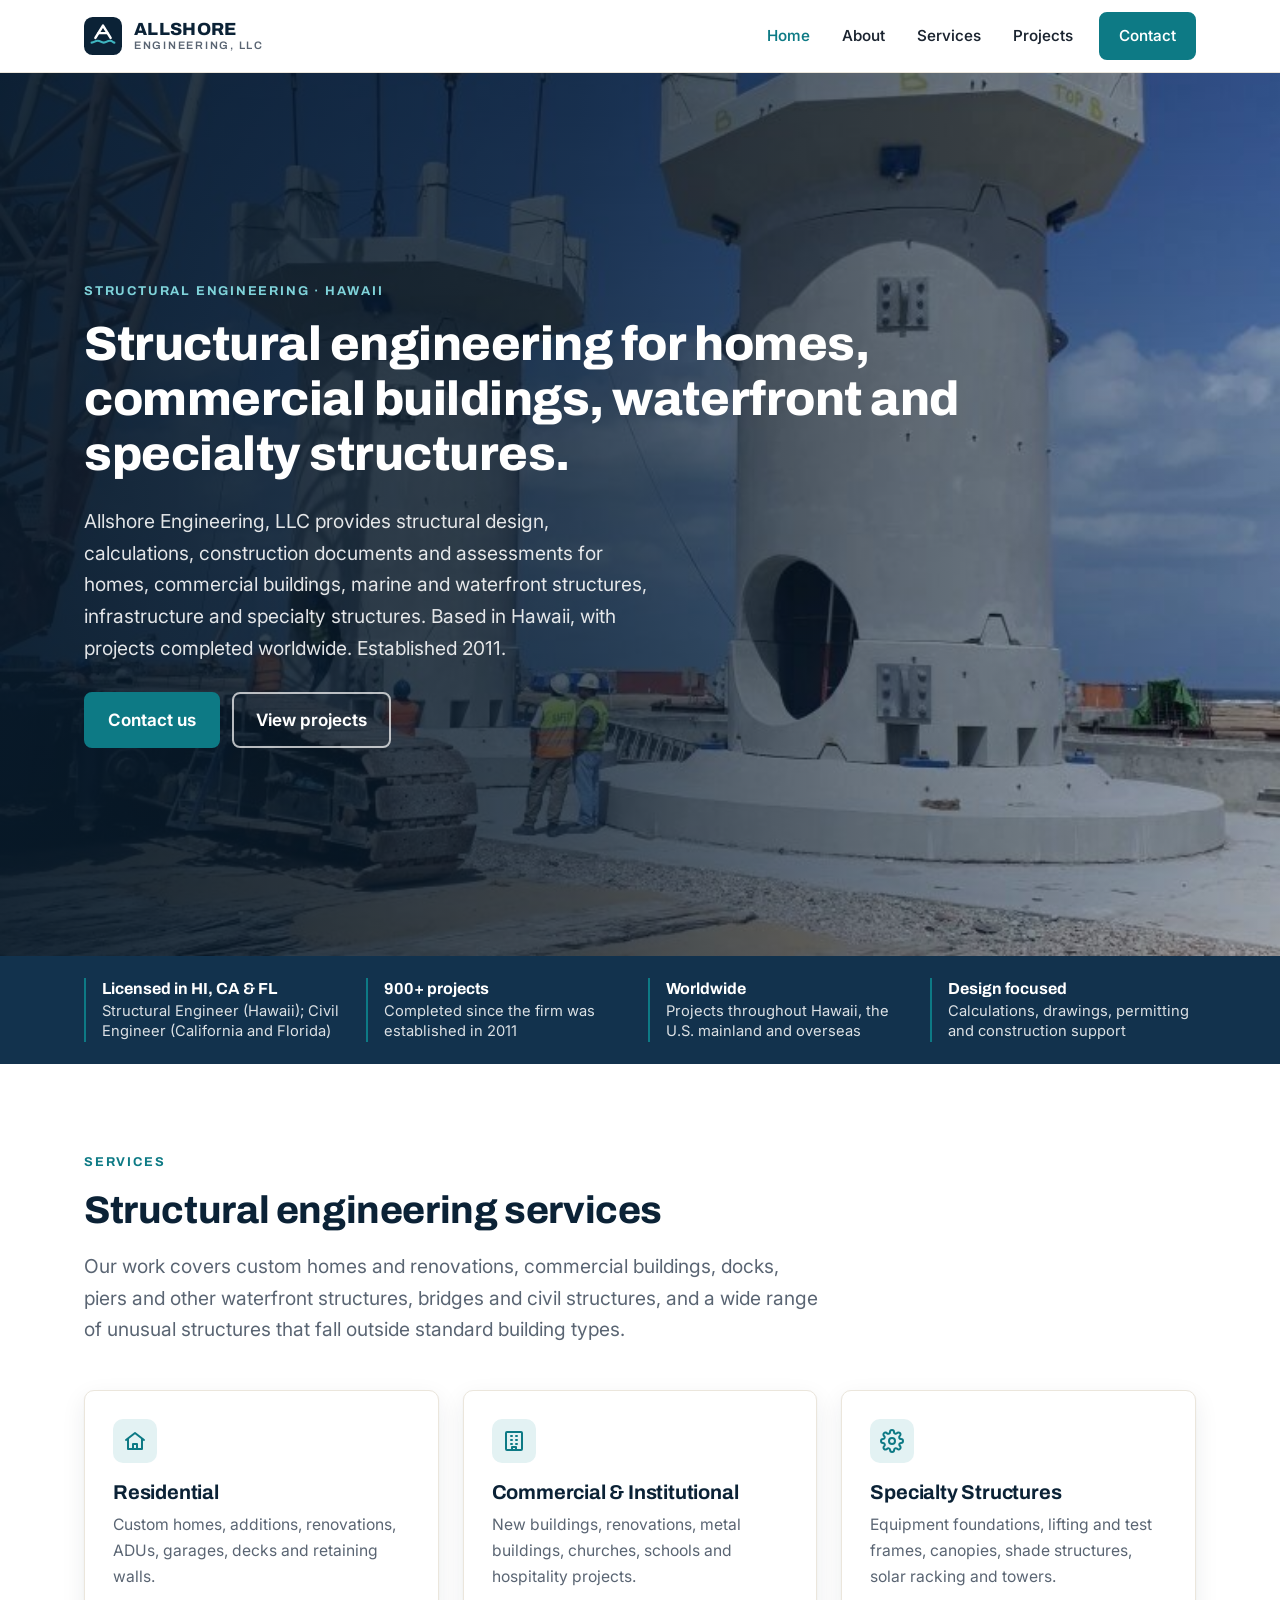
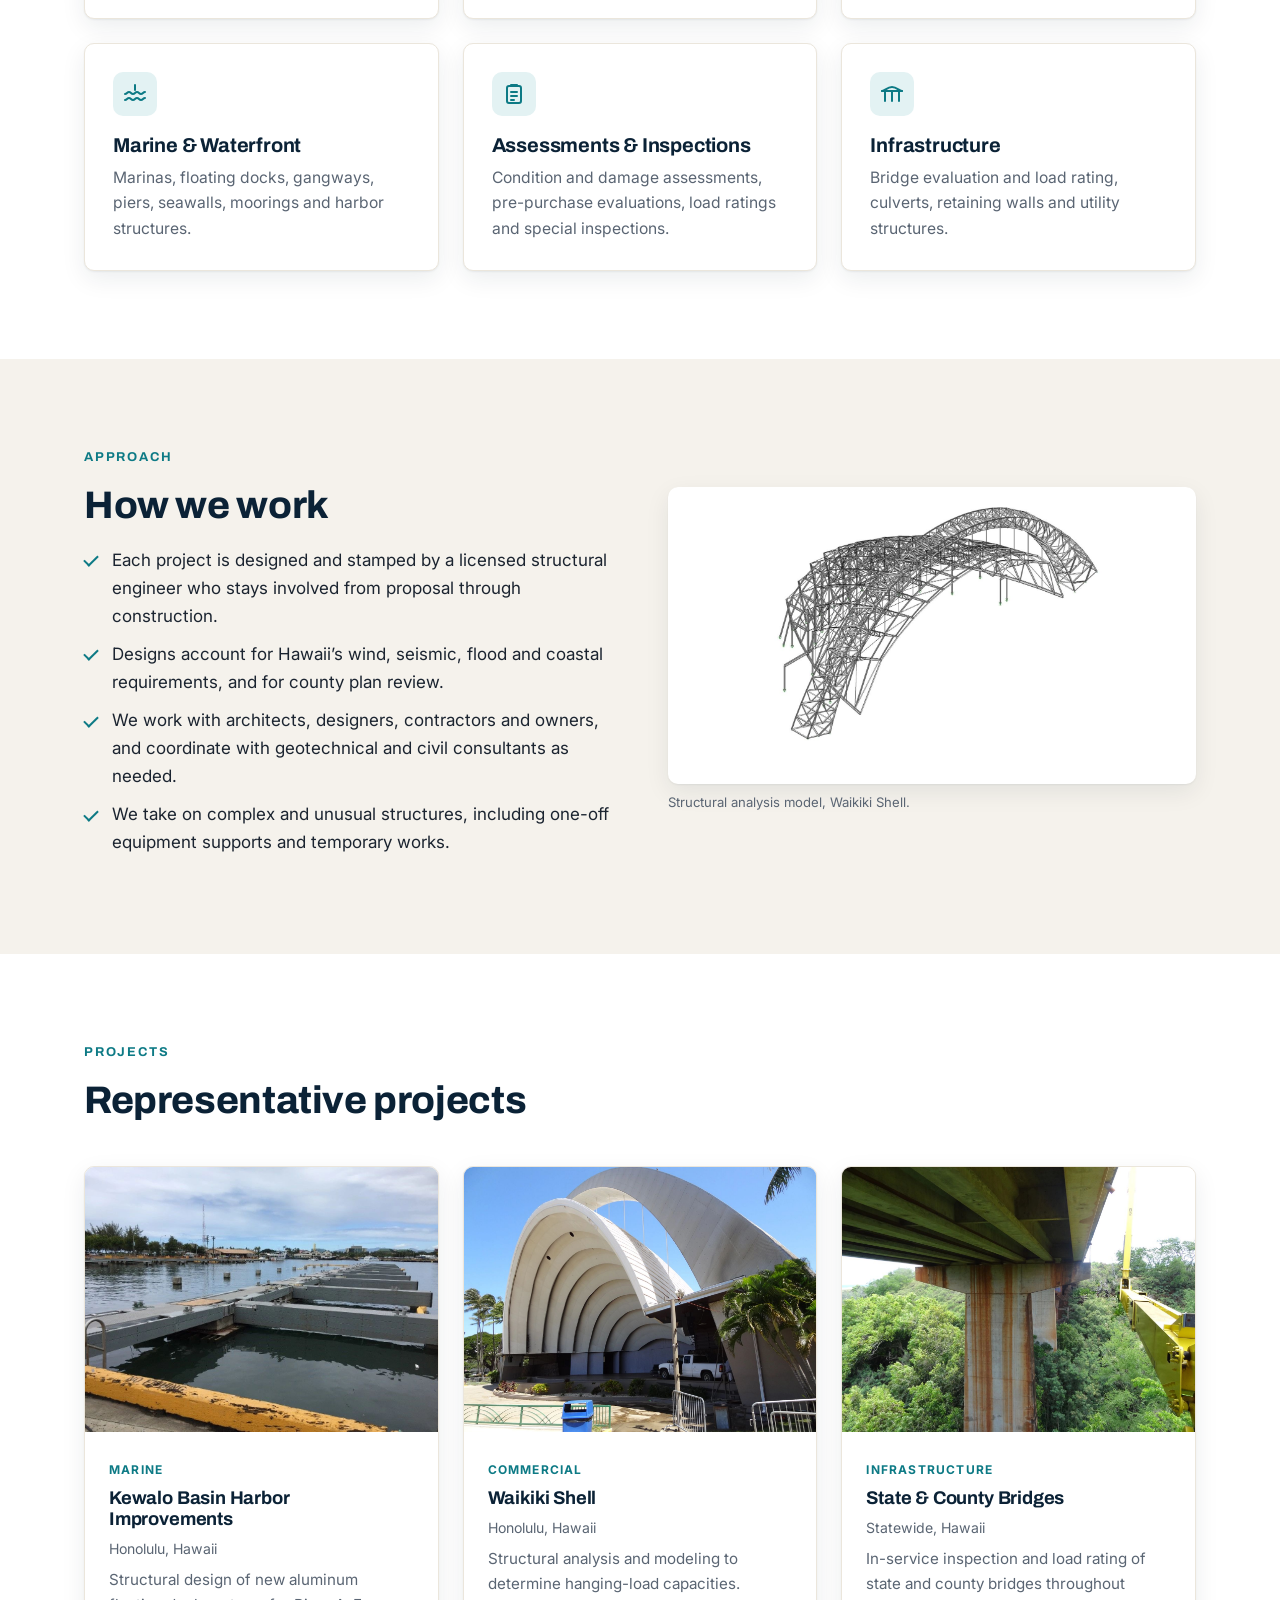
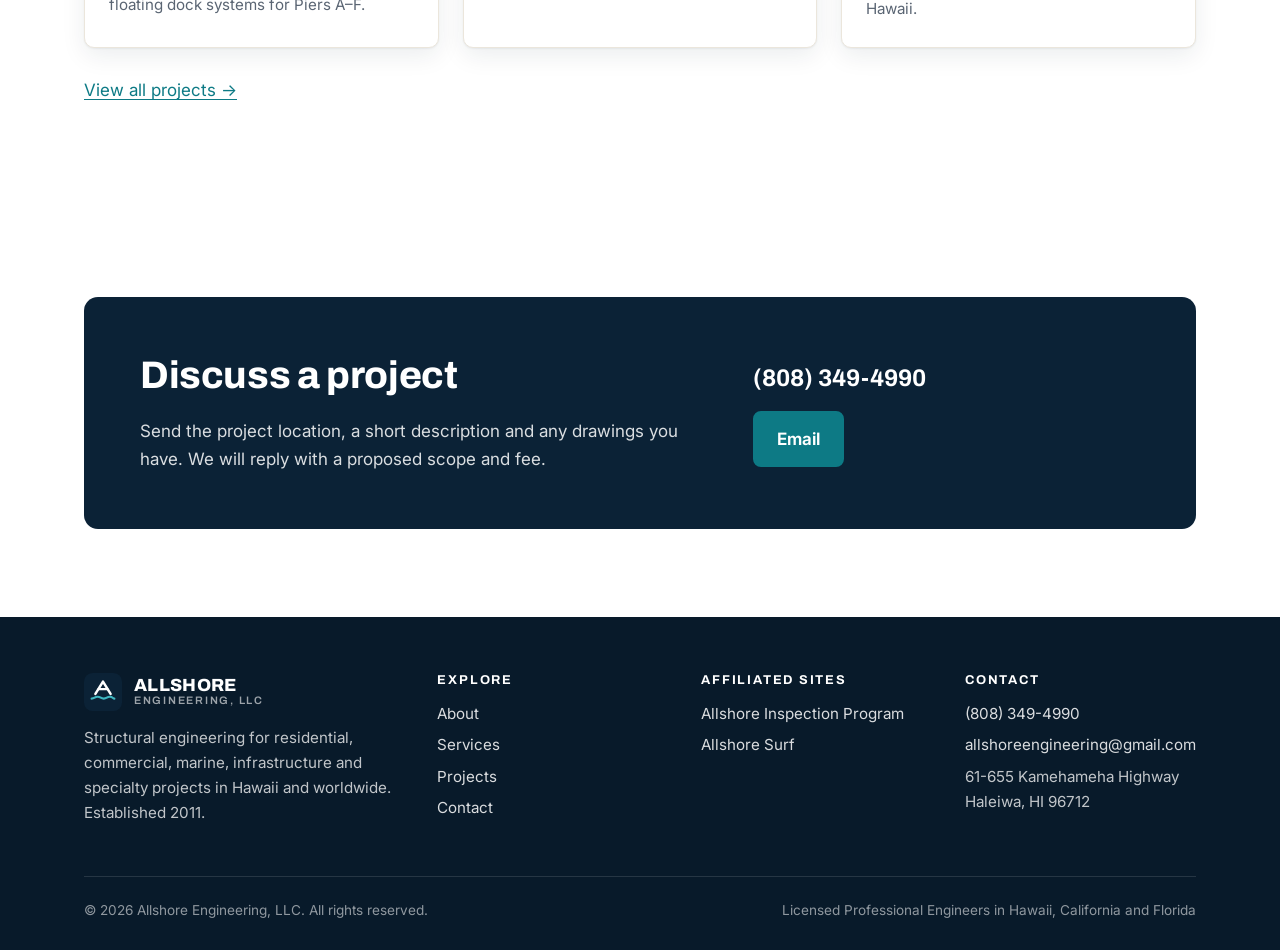
<file: index.html>
<!doctype html>
<html lang="en">
<head>
<meta charset="utf-8">
<meta name="viewport" content="width=device-width, initial-scale=1">
<title>Structural Engineer in Hawaii | Allshore Engineering, LLC</title>
<meta name="description" content="Structural engineering firm in Haleiwa, Oahu. Structural design for homes, commercial buildings, waterfront and specialty structures in Hawaii and worldwide.">
<link rel="canonical" href="https://allshoreengineering.com/">
<meta property="og:type" content="website">
<meta property="og:title" content="Structural Engineer in Hawaii | Allshore Engineering, LLC">
<meta property="og:description" content="Structural engineering firm in Haleiwa, Oahu. Structural design for homes, commercial buildings, waterfront and specialty structures in Hawaii and worldwide.">
<meta property="og:url" content="https://allshoreengineering.com/">
<meta property="og:image" content="https://allshoreengineering.com/img/hero-burullus.jpg">
<meta name="theme-color" content="#0b2236">
<link rel="icon" href="/favicon.svg" type="image/svg+xml">
<link rel="preconnect" href="https://fonts.googleapis.com">
<link rel="preconnect" href="https://fonts.gstatic.com" crossorigin>
<link href="https://fonts.googleapis.com/css2?family=Archivo:wght@600;700;800&family=Inter:wght@400;500;600;700&display=swap" rel="stylesheet">
<link rel="stylesheet" href="/styles.css">
<script type="application/ld+json">{"@context": "https://schema.org", "@type": "ProfessionalService", "@id": "https://allshoreengineering.com/#business", "name": "Allshore Engineering, LLC", "alternateName": "Allshore Engineering", "url": "https://allshoreengineering.com/", "description": "Structural engineering firm in Haleiwa, Oahu, Hawaii providing structural design, calculations, construction documents, assessments and inspections for residential, commercial, marine and waterfront, infrastructure and specialty projects.", "telephone": "+1-808-349-4990", "email": "allshoreengineering@gmail.com", "image": "https://allshoreengineering.com/img/hero-burullus.jpg", "address": {"@type": "PostalAddress", "streetAddress": "61-655 Kamehameha Highway", "addressLocality": "Haleiwa", "addressRegion": "HI", "postalCode": "96712", "addressCountry": "US"}, "foundingDate": "2011", "founder": {"@type": "Person", "@id": "https://allshoreengineering.com/about-us#josh", "name": "Joshua M. Murphree"}, "openingHoursSpecification": [{"@type": "OpeningHoursSpecification", "dayOfWeek": ["Monday", "Tuesday", "Wednesday", "Thursday", "Friday"], "opens": "08:00", "closes": "17:00"}], "areaServed": [{"@type": "State", "name": "Hawaii"}, {"@type": "Place", "name": "Oahu"}, {"@type": "Place", "name": "Maui"}, {"@type": "Place", "name": "Kauai"}, {"@type": "Place", "name": "Hawaii Island"}, {"@type": "Place", "name": "Molokai"}, {"@type": "Place", "name": "Lanai"}, {"@type": "Country", "name": "United States"}], "knowsAbout": ["Structural engineering", "Residential structural design", "Commercial building structural design", "Marine and waterfront structures", "Floating docks and gangways", "Bridge inspection and load rating", "Retaining walls", "Seismic and wind design", "Structural condition assessments", "Special inspections"], "sameAs": ["https://allshoreinspections.com/"]}</script>
</head>
<body>
<a class="skip" href="#main">Skip to content</a>
<header class="site-header">
  <div class="container">
    <a class="brand" href="/" aria-label="Allshore Engineering home"><svg viewBox="0 0 40 40" aria-hidden="true"><rect width="40" height="40" rx="9" fill="#0b2236"/><path d="M8 27c3.2 0 3.2-2 6.4-2s3.2 2 6.4 2 3.2-2 6.4-2 3.2 2 4.8 2" fill="none" stroke="#3fb6c1" stroke-width="2.2" stroke-linecap="round"/><path d="M12 22 20 9l8 13" fill="none" stroke="#fff" stroke-width="2.6" stroke-linejoin="round" stroke-linecap="round"/><path d="M15.2 17h9.6" stroke="#fff" stroke-width="2.2" stroke-linecap="round"/></svg><span class="brand-name">ALLSHORE<small>Engineering, LLC</small></span></a>
    <button class="menu-toggle" aria-expanded="false" aria-controls="site-nav" aria-label="Menu"><svg viewBox="0 0 24 24" fill="none" stroke="currentColor" stroke-width="2" stroke-linecap="round"><path d="M4 7h16M4 12h16M4 17h16"/></svg></button>
    <nav class="nav" id="site-nav" aria-label="Main">
<a href="/" aria-current="page">Home</a>
<a href="/about-us">About</a>
<a href="/services">Services</a>
<a href="/projects">Projects</a>
<a class="btn" href="/contact">Contact</a>
    </nav>
  </div>
</header>
<main id="main">

<section class="hero">
  <div class="hero-media"><img src="/img/hero-burullus.jpg" alt="Precast concrete intake structures being set by crane at a waterfront construction site" fetchpriority="high"></div>
  <div class="container">
    <span class="eyebrow">Structural Engineering &middot; Hawaii</span>
    <h1>Structural engineering for homes, commercial buildings, waterfront and specialty structures.</h1>
    <p>Allshore Engineering, LLC provides structural design, calculations, construction documents and assessments for homes, commercial buildings, marine and waterfront structures, infrastructure and specialty structures. Based in Hawaii, with projects completed worldwide. Established 2011.</p>
    <div class="hero-actions">
      <a class="btn" href="/contact">Contact us</a>
      <a class="btn btn-ghost" href="/projects">View projects</a>
    </div>
  </div>
</section>

<div class="creds">
  <div class="container">
    <ul>
      <li><strong>Licensed in HI, CA &amp; FL</strong>Structural Engineer (Hawaii); Civil Engineer (California and Florida)</li>
      <li><strong>900+ projects</strong>Completed since the firm was established in 2011</li>
      <li><strong>Worldwide</strong>Projects throughout Hawaii, the U.S. mainland and overseas</li>
      <li><strong>Design focused</strong>Calculations, drawings, permitting and construction support</li>
    </ul>
  </div>
</div>

<section>
  <div class="container">
    <div class="section-head">
      <span class="eyebrow">Services</span>
      <h2>Structural engineering services</h2>
      <p class="lead">Our work covers custom homes and renovations, commercial buildings, docks, piers and other waterfront structures, bridges and civil structures, and a wide range of unusual structures that fall outside standard building types.</p>
    </div>
    <div class="grid-3">
      <a class="card" href="/services#residential"><div class="icon"><svg viewBox="0 0 24 24" fill="none" stroke="currentColor" stroke-width="2" stroke-linecap="round" stroke-linejoin="round"><path d="M3 11 12 4l9 7"/><path d="M5 10v10h14V10"/><path d="M10 20v-5h4v5"/></svg></div><h3>Residential</h3><p>Custom homes, additions, renovations, ADUs, garages, decks and retaining walls.</p></a>
      <a class="card" href="/services#commercial"><div class="icon"><svg viewBox="0 0 24 24" fill="none" stroke="currentColor" stroke-width="2" stroke-linecap="round" stroke-linejoin="round"><rect x="4" y="3" width="16" height="18" rx="1"/><path d="M9 7h1M14 7h1M9 11h1M14 11h1M9 15h1M14 15h1M10 21v-3h4v3"/></svg></div><h3>Commercial &amp; Institutional</h3><p>New buildings, renovations, metal buildings, churches, schools and hospitality projects.</p></a>
      <a class="card" href="/services#specialty"><div class="icon"><svg viewBox="0 0 24 24" fill="none" stroke="currentColor" stroke-width="2" stroke-linecap="round" stroke-linejoin="round"><circle cx="12" cy="12" r="3"/><path d="M19.4 15a1.7 1.7 0 0 0 .3 1.8l.1.1a2 2 0 1 1-2.8 2.8l-.1-.1a1.7 1.7 0 0 0-1.8-.3 1.7 1.7 0 0 0-1 1.5V21a2 2 0 1 1-4 0v-.1a1.7 1.7 0 0 0-1.1-1.5 1.7 1.7 0 0 0-1.8.3l-.1.1a2 2 0 1 1-2.8-2.8l.1-.1a1.7 1.7 0 0 0 .3-1.8 1.7 1.7 0 0 0-1.5-1H3a2 2 0 1 1 0-4h.1a1.7 1.7 0 0 0 1.5-1.1 1.7 1.7 0 0 0-.3-1.8l-.1-.1a2 2 0 1 1 2.8-2.8l.1.1a1.7 1.7 0 0 0 1.8.3H9a1.7 1.7 0 0 0 1-1.5V3a2 2 0 1 1 4 0v.1a1.7 1.7 0 0 0 1 1.5 1.7 1.7 0 0 0 1.8-.3l.1-.1a2 2 0 1 1 2.8 2.8l-.1.1a1.7 1.7 0 0 0-.3 1.8V9a1.7 1.7 0 0 0 1.5 1H21a2 2 0 1 1 0 4h-.1a1.7 1.7 0 0 0-1.5 1z"/></svg></div><h3>Specialty Structures</h3><p>Equipment foundations, lifting and test frames, canopies, shade structures, solar racking and towers.</p></a>
      <a class="card" href="/services#marine"><div class="icon"><svg viewBox="0 0 24 24" fill="none" stroke="currentColor" stroke-width="2" stroke-linecap="round" stroke-linejoin="round"><path d="M2 12c2 0 2-2 4-2s2 2 4 2 2-2 4-2 2 2 4 2 2-2 4-2"/><path d="M2 18c2 0 2-2 4-2s2 2 4 2 2-2 4-2 2 2 4 2 2-2 4-2"/><path d="M12 3v5"/></svg></div><h3>Marine &amp; Waterfront</h3><p>Marinas, floating docks, gangways, piers, seawalls, moorings and harbor structures.</p></a>
      <a class="card" href="/services#assessments"><div class="icon"><svg viewBox="0 0 24 24" fill="none" stroke="currentColor" stroke-width="2" stroke-linecap="round" stroke-linejoin="round"><rect x="5" y="4" width="14" height="17" rx="2"/><path d="M9 4V3h6v1M9 10h6M9 14h6M9 18h3"/></svg></div><h3>Assessments &amp; Inspections</h3><p>Condition and damage assessments, pre-purchase evaluations, load ratings and special inspections.</p></a>
      <a class="card" href="/services#infrastructure"><div class="icon"><svg viewBox="0 0 24 24" fill="none" stroke="currentColor" stroke-width="2" stroke-linecap="round" stroke-linejoin="round"><path d="M2 9h20"/><path d="M5 9v10M19 9v10M12 9v10"/><path d="M2 9c3 0 5-4 10-4s7 4 10 4"/></svg></div><h3>Infrastructure</h3><p>Bridge evaluation and load rating, culverts, retaining walls and utility structures.</p></a>
    </div>
  </div>
</section>

<section class="section-sand">
  <div class="container grid-2">
    <div>
      <span class="eyebrow">Approach</span>
      <h2>How we work</h2>
      <ul class="list-plain list-check">
        <li>Each project is designed and stamped by a licensed structural engineer who stays involved from proposal through construction.</li>
        <li>Designs account for Hawaii&rsquo;s wind, seismic, flood and coastal requirements, and for county plan review.</li>
        <li>We work with architects, designers, contractors and owners, and coordinate with geotechnical and civil consultants as needed.</li>
        <li>We take on complex and unusual structures, including one-off equipment supports and temporary works.</li>
      </ul>
    </div>
    <figure>
      <div class="photo"><img src="/img/waikiki-shell-model.jpg" alt="Structural analysis model of the Waikiki Shell" loading="lazy" style="aspect-ratio:16/9;background:#fff;object-fit:contain"></div>
      <p class="figure-cap">Structural analysis model, Waikiki Shell.</p>
    </figure>
  </div>
</section>

<section>
  <div class="container">
    <div class="section-head">
      <span class="eyebrow">Projects</span>
      <h2>Representative projects</h2>
    </div>
    <div class="grid-3">
      <article class="project"><img src="/img/kewalo-docks.jpg" alt="Aluminum floating docks at Kewalo Basin" loading="lazy"><div class="project-body"><span class="tag">Marine</span><h3>Kewalo Basin Harbor Improvements</h3><p class="loc">Honolulu, Hawaii</p><p>Structural design of new aluminum floating dock systems for Piers A&ndash;F.</p></div></article>
      <article class="project"><img src="/img/waikiki-shell.jpg" alt="Waikiki Shell amphitheater" loading="lazy"><div class="project-body"><span class="tag">Commercial</span><h3>Waikiki Shell</h3><p class="loc">Honolulu, Hawaii</p><p>Structural analysis and modeling to determine hanging-load capacities.</p></div></article>
      <article class="project"><img src="/img/bridge-underside.jpg" alt="Inspection of a concrete highway bridge" loading="lazy"><div class="project-body"><span class="tag">Infrastructure</span><h3>State &amp; County Bridges</h3><p class="loc">Statewide, Hawaii</p><p>In-service inspection and load rating of state and county bridges throughout Hawaii.</p></div></article>
    </div>
    <p style="margin-top:28px"><a href="/projects">View all projects &rarr;</a></p>
  </div>
</section>

<section>
  <div class="container">
    <div class="cta">
      <div>
        <h2>Discuss a project</h2>
        <p>Send the project location, a short description and any drawings you have. We will reply with a proposed scope and fee.</p>
      </div>
      <div class="actions">
        <a class="phone" href="tel:+18083494990">(808) 349-4990</a>
        <a class="btn" href="mailto:allshoreengineering@gmail.com?subject=Project%20inquiry">Email</a>
      </div>
    </div>
  </div>
</section>

</main>
<footer class="site-footer">
  <div class="container">
    <div class="cols">
      <div>
        <a class="brand" href="/"><svg viewBox="0 0 40 40" aria-hidden="true"><rect width="40" height="40" rx="9" fill="#0b2236"/><path d="M8 27c3.2 0 3.2-2 6.4-2s3.2 2 6.4 2 3.2-2 6.4-2 3.2 2 4.8 2" fill="none" stroke="#3fb6c1" stroke-width="2.2" stroke-linecap="round"/><path d="M12 22 20 9l8 13" fill="none" stroke="#fff" stroke-width="2.6" stroke-linejoin="round" stroke-linecap="round"/><path d="M15.2 17h9.6" stroke="#fff" stroke-width="2.2" stroke-linecap="round"/></svg><span class="brand-name">ALLSHORE<small>Engineering, LLC</small></span></a>
        <p>Structural engineering for residential, commercial, marine, infrastructure and specialty projects in Hawaii and worldwide. Established 2011.</p>
      </div>
      <div>
        <h4>Explore</h4>
        <ul>
          <li><a href="/about-us">About</a></li>
          <li><a href="/services">Services</a></li>
          <li><a href="/projects">Projects</a></li>
          <li><a href="/contact">Contact</a></li>
        </ul>
      </div>
      <div>
        <h4>Affiliated sites</h4>
        <ul>
          <li><a href="https://allshoreinspections.com/" target="_blank" rel="noopener">Allshore Inspection Program</a></li>
          <li><a href="https://allshoresurf.com/" target="_blank" rel="noopener">Allshore Surf</a></li>
        </ul>
      </div>
      <div>
        <h4>Contact</h4>
        <ul>
          <li><a href="tel:+18083494990">(808) 349-4990</a></li>
          <li><a href="mailto:allshoreengineering@gmail.com">allshoreengineering@gmail.com</a></li>
          <li>61-655 Kamehameha Highway<br>Haleiwa, HI 96712</li>
        </ul>
      </div>
    </div>
    <div class="legal">
      <span>&copy; 2026 Allshore Engineering, LLC. All rights reserved.</span>
      <span>Licensed Professional Engineers in Hawaii, California and Florida</span>
    </div>
  </div>
</footer>
<script>
(function(){
  var t=document.querySelector('.menu-toggle'), n=document.getElementById('site-nav');
  if(t&&n) t.addEventListener('click',function(){var o=n.classList.toggle('open'); t.setAttribute('aria-expanded',o);});
})();
</script>
</body>
</html>
</file>
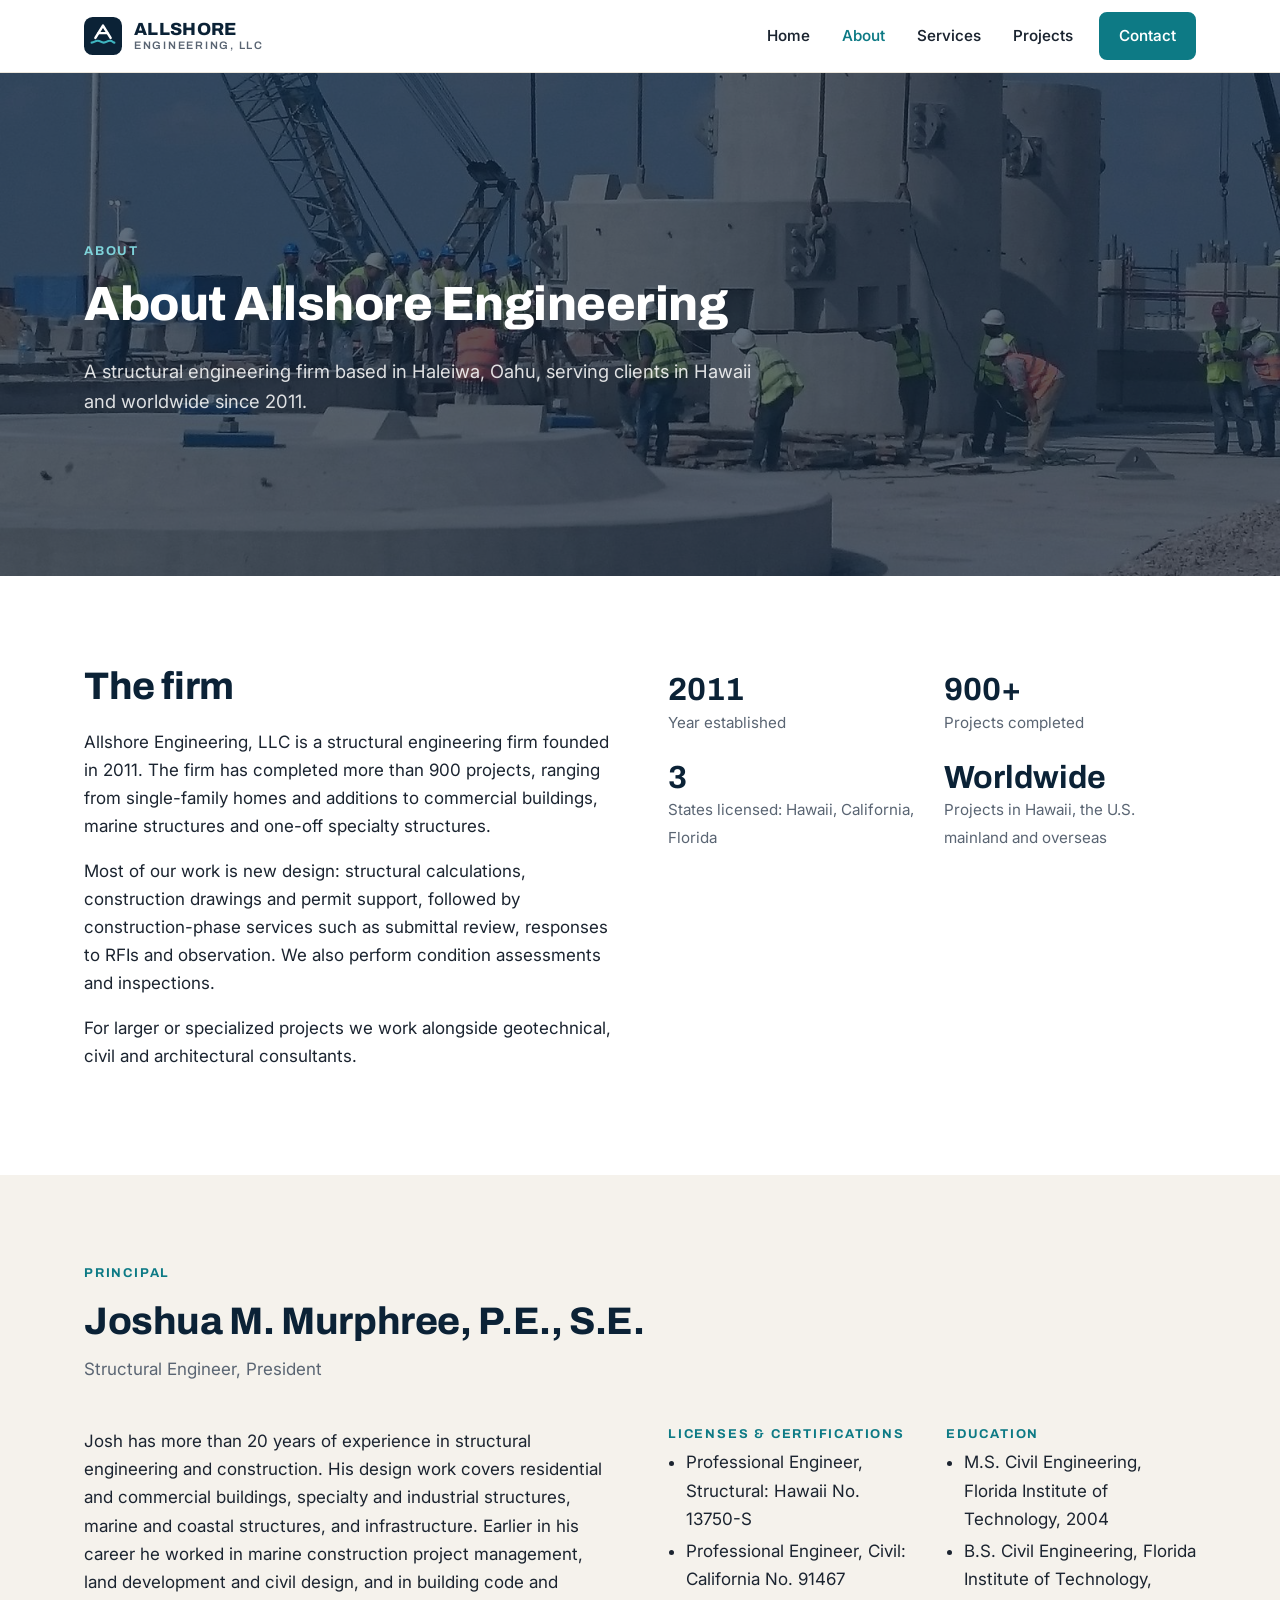
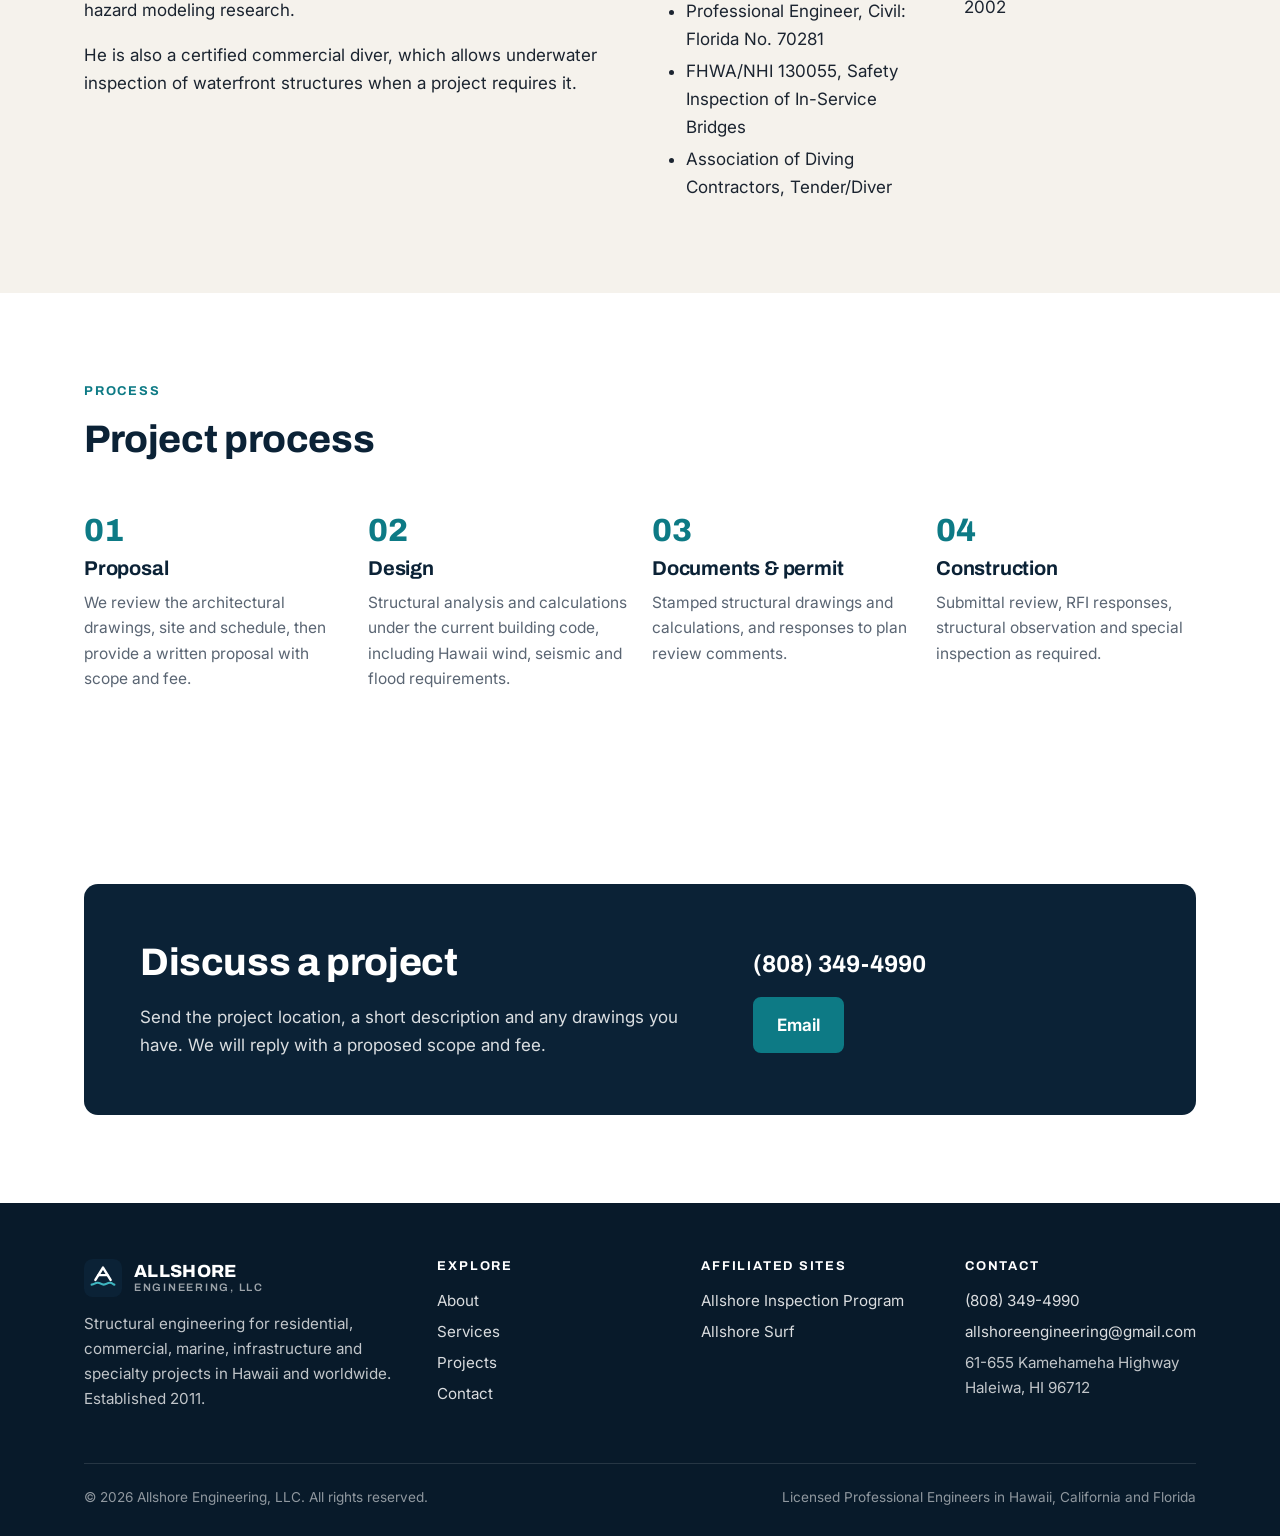
<file: about-us.html>
<!doctype html>
<html lang="en">
<head>
<meta charset="utf-8">
<meta name="viewport" content="width=device-width, initial-scale=1">
<title>About Our Structural Engineering Firm | Allshore Engineering</title>
<meta name="description" content="Allshore Engineering, LLC is a structural engineering firm in Haleiwa, Oahu, established in 2011 and led by Joshua M. Murphree, P.E., S.E. Licensed in Hawaii, California and Florida.">
<link rel="canonical" href="https://allshoreengineering.com/about-us">
<meta property="og:type" content="website">
<meta property="og:title" content="About Our Structural Engineering Firm | Allshore Engineering">
<meta property="og:description" content="Allshore Engineering, LLC is a structural engineering firm in Haleiwa, Oahu, established in 2011 and led by Joshua M. Murphree, P.E., S.E. Licensed in Hawaii, California and Florida.">
<meta property="og:url" content="https://allshoreengineering.com/about-us">
<meta property="og:image" content="https://allshoreengineering.com/img/hero-burullus.jpg">
<meta name="theme-color" content="#0b2236">
<link rel="icon" href="/favicon.svg" type="image/svg+xml">
<link rel="preconnect" href="https://fonts.googleapis.com">
<link rel="preconnect" href="https://fonts.gstatic.com" crossorigin>
<link href="https://fonts.googleapis.com/css2?family=Archivo:wght@600;700;800&family=Inter:wght@400;500;600;700&display=swap" rel="stylesheet">
<link rel="stylesheet" href="/styles.css">
<script type="application/ld+json">{"@context": "https://schema.org", "@type": "Person", "@id": "https://allshoreengineering.com/about-us#josh", "name": "Joshua M. Murphree", "honorificSuffix": "P.E., S.E.", "jobTitle": "Structural Engineer, President", "worksFor": {"@id": "https://allshoreengineering.com/#business"}, "alumniOf": {"@type": "CollegeOrUniversity", "name": "Florida Institute of Technology"}}</script>
</head>
<body>
<a class="skip" href="#main">Skip to content</a>
<header class="site-header">
  <div class="container">
    <a class="brand" href="/" aria-label="Allshore Engineering home"><svg viewBox="0 0 40 40" aria-hidden="true"><rect width="40" height="40" rx="9" fill="#0b2236"/><path d="M8 27c3.2 0 3.2-2 6.4-2s3.2 2 6.4 2 3.2-2 6.4-2 3.2 2 4.8 2" fill="none" stroke="#3fb6c1" stroke-width="2.2" stroke-linecap="round"/><path d="M12 22 20 9l8 13" fill="none" stroke="#fff" stroke-width="2.6" stroke-linejoin="round" stroke-linecap="round"/><path d="M15.2 17h9.6" stroke="#fff" stroke-width="2.2" stroke-linecap="round"/></svg><span class="brand-name">ALLSHORE<small>Engineering, LLC</small></span></a>
    <button class="menu-toggle" aria-expanded="false" aria-controls="site-nav" aria-label="Menu"><svg viewBox="0 0 24 24" fill="none" stroke="currentColor" stroke-width="2" stroke-linecap="round"><path d="M4 7h16M4 12h16M4 17h16"/></svg></button>
    <nav class="nav" id="site-nav" aria-label="Main">
<a href="/">Home</a>
<a href="/about-us" aria-current="page">About</a>
<a href="/services">Services</a>
<a href="/projects">Projects</a>
<a class="btn" href="/contact">Contact</a>
    </nav>
  </div>
</header>
<main id="main">

<section class="page-hero has-image">
  <div class="hero-media"><img src="/img/burullus-crew.jpg" alt=""></div>
  <div class="container">
    <span class="eyebrow">About</span>
    <h1>About Allshore Engineering</h1>
    <p>A structural engineering firm based in Haleiwa, Oahu, serving clients in Hawaii and worldwide since 2011.</p>
  </div>
</section>

<section>
  <div class="container grid-2" style="align-items:start">
    <div>
      <h2>The firm</h2>
      <p>Allshore Engineering, LLC is a structural engineering firm founded in 2011. The firm has completed more than 900 projects, ranging from single-family homes and additions to commercial buildings, marine structures and one-off specialty structures.</p>
      <p>Most of our work is new design: structural calculations, construction drawings and permit support, followed by construction-phase services such as submittal review, responses to RFIs and observation. We also perform condition assessments and inspections.</p>
      <p>For larger or specialized projects we work alongside geotechnical, civil and architectural consultants.</p>
    </div>
    <div class="stat-row" style="grid-template-columns:1fr 1fr">
      <div class="stat"><strong>2011</strong><span>Year established</span></div>
      <div class="stat"><strong>900+</strong><span>Projects completed</span></div>
      <div class="stat"><strong>3</strong><span>States licensed: Hawaii, California, Florida</span></div>
      <div class="stat"><strong>Worldwide</strong><span>Projects in Hawaii, the U.S. mainland and overseas</span></div>
    </div>
  </div>
</section>

<section class="section-sand">
  <div class="container">
    <div class="section-head">
      <span class="eyebrow">Principal</span>
      <h2>Joshua M. Murphree, P.E., S.E.</h2>
      <p style="color:var(--muted);margin-top:-.4em">Structural Engineer, President</p>
    </div>
    <div class="grid-2" style="align-items:start">
      <div>
        <p>Josh has more than 20 years of experience in structural engineering and construction. His design work covers residential and commercial buildings, specialty and industrial structures, marine and coastal structures, and infrastructure. Earlier in his career he worked in marine construction project management, land development and civil design, and in building code and hazard modeling research.</p>
        <p>He is also a certified commercial diver, which allows underwater inspection of waterfront structures when a project requires it.</p>
      </div>
      <div class="facts" style="grid-template-columns:1fr 1fr;display:grid;gap:28px">
        <div>
          <h4>Licenses &amp; certifications</h4>
          <ul>
            <li>Professional Engineer, Structural: Hawaii No. 13750-S</li>
            <li>Professional Engineer, Civil: California No. 91467</li>
            <li>Professional Engineer, Civil: Florida No. 70281</li>
            <li>FHWA/NHI 130055, Safety Inspection of In-Service Bridges</li>
            <li>Association of Diving Contractors, Tender/Diver</li>
          </ul>
        </div>
        <div>
          <h4>Education</h4>
          <ul>
            <li>M.S. Civil Engineering, Florida Institute of Technology, 2004</li>
            <li>B.S. Civil Engineering, Florida Institute of Technology, 2002</li>
          </ul>
        </div>
      </div>
    </div>
  </div>
</section>

<section>
  <div class="container">
    <div class="section-head">
      <span class="eyebrow">Process</span>
      <h2>Project process</h2>
    </div>
    <div class="steps">
      <div class="step"><h3>Proposal</h3><p>We review the architectural drawings, site and schedule, then provide a written proposal with scope and fee.</p></div>
      <div class="step"><h3>Design</h3><p>Structural analysis and calculations under the current building code, including Hawaii wind, seismic and flood requirements.</p></div>
      <div class="step"><h3>Documents &amp; permit</h3><p>Stamped structural drawings and calculations, and responses to plan review comments.</p></div>
      <div class="step"><h3>Construction</h3><p>Submittal review, RFI responses, structural observation and special inspection as required.</p></div>
    </div>
  </div>
</section>

<section>
  <div class="container">
    <div class="cta">
      <div>
        <h2>Discuss a project</h2>
        <p>Send the project location, a short description and any drawings you have. We will reply with a proposed scope and fee.</p>
      </div>
      <div class="actions">
        <a class="phone" href="tel:+18083494990">(808) 349-4990</a>
        <a class="btn" href="mailto:allshoreengineering@gmail.com?subject=Project%20inquiry">Email</a>
      </div>
    </div>
  </div>
</section>

</main>
<footer class="site-footer">
  <div class="container">
    <div class="cols">
      <div>
        <a class="brand" href="/"><svg viewBox="0 0 40 40" aria-hidden="true"><rect width="40" height="40" rx="9" fill="#0b2236"/><path d="M8 27c3.2 0 3.2-2 6.4-2s3.2 2 6.4 2 3.2-2 6.4-2 3.2 2 4.8 2" fill="none" stroke="#3fb6c1" stroke-width="2.2" stroke-linecap="round"/><path d="M12 22 20 9l8 13" fill="none" stroke="#fff" stroke-width="2.6" stroke-linejoin="round" stroke-linecap="round"/><path d="M15.2 17h9.6" stroke="#fff" stroke-width="2.2" stroke-linecap="round"/></svg><span class="brand-name">ALLSHORE<small>Engineering, LLC</small></span></a>
        <p>Structural engineering for residential, commercial, marine, infrastructure and specialty projects in Hawaii and worldwide. Established 2011.</p>
      </div>
      <div>
        <h4>Explore</h4>
        <ul>
          <li><a href="/about-us">About</a></li>
          <li><a href="/services">Services</a></li>
          <li><a href="/projects">Projects</a></li>
          <li><a href="/contact">Contact</a></li>
        </ul>
      </div>
      <div>
        <h4>Affiliated sites</h4>
        <ul>
          <li><a href="https://allshoreinspections.com/" target="_blank" rel="noopener">Allshore Inspection Program</a></li>
          <li><a href="https://allshoresurf.com/" target="_blank" rel="noopener">Allshore Surf</a></li>
        </ul>
      </div>
      <div>
        <h4>Contact</h4>
        <ul>
          <li><a href="tel:+18083494990">(808) 349-4990</a></li>
          <li><a href="mailto:allshoreengineering@gmail.com">allshoreengineering@gmail.com</a></li>
          <li>61-655 Kamehameha Highway<br>Haleiwa, HI 96712</li>
        </ul>
      </div>
    </div>
    <div class="legal">
      <span>&copy; 2026 Allshore Engineering, LLC. All rights reserved.</span>
      <span>Licensed Professional Engineers in Hawaii, California and Florida</span>
    </div>
  </div>
</footer>
<script>
(function(){
  var t=document.querySelector('.menu-toggle'), n=document.getElementById('site-nav');
  if(t&&n) t.addEventListener('click',function(){var o=n.classList.toggle('open'); t.setAttribute('aria-expanded',o);});
})();
</script>
</body>
</html>
</file>
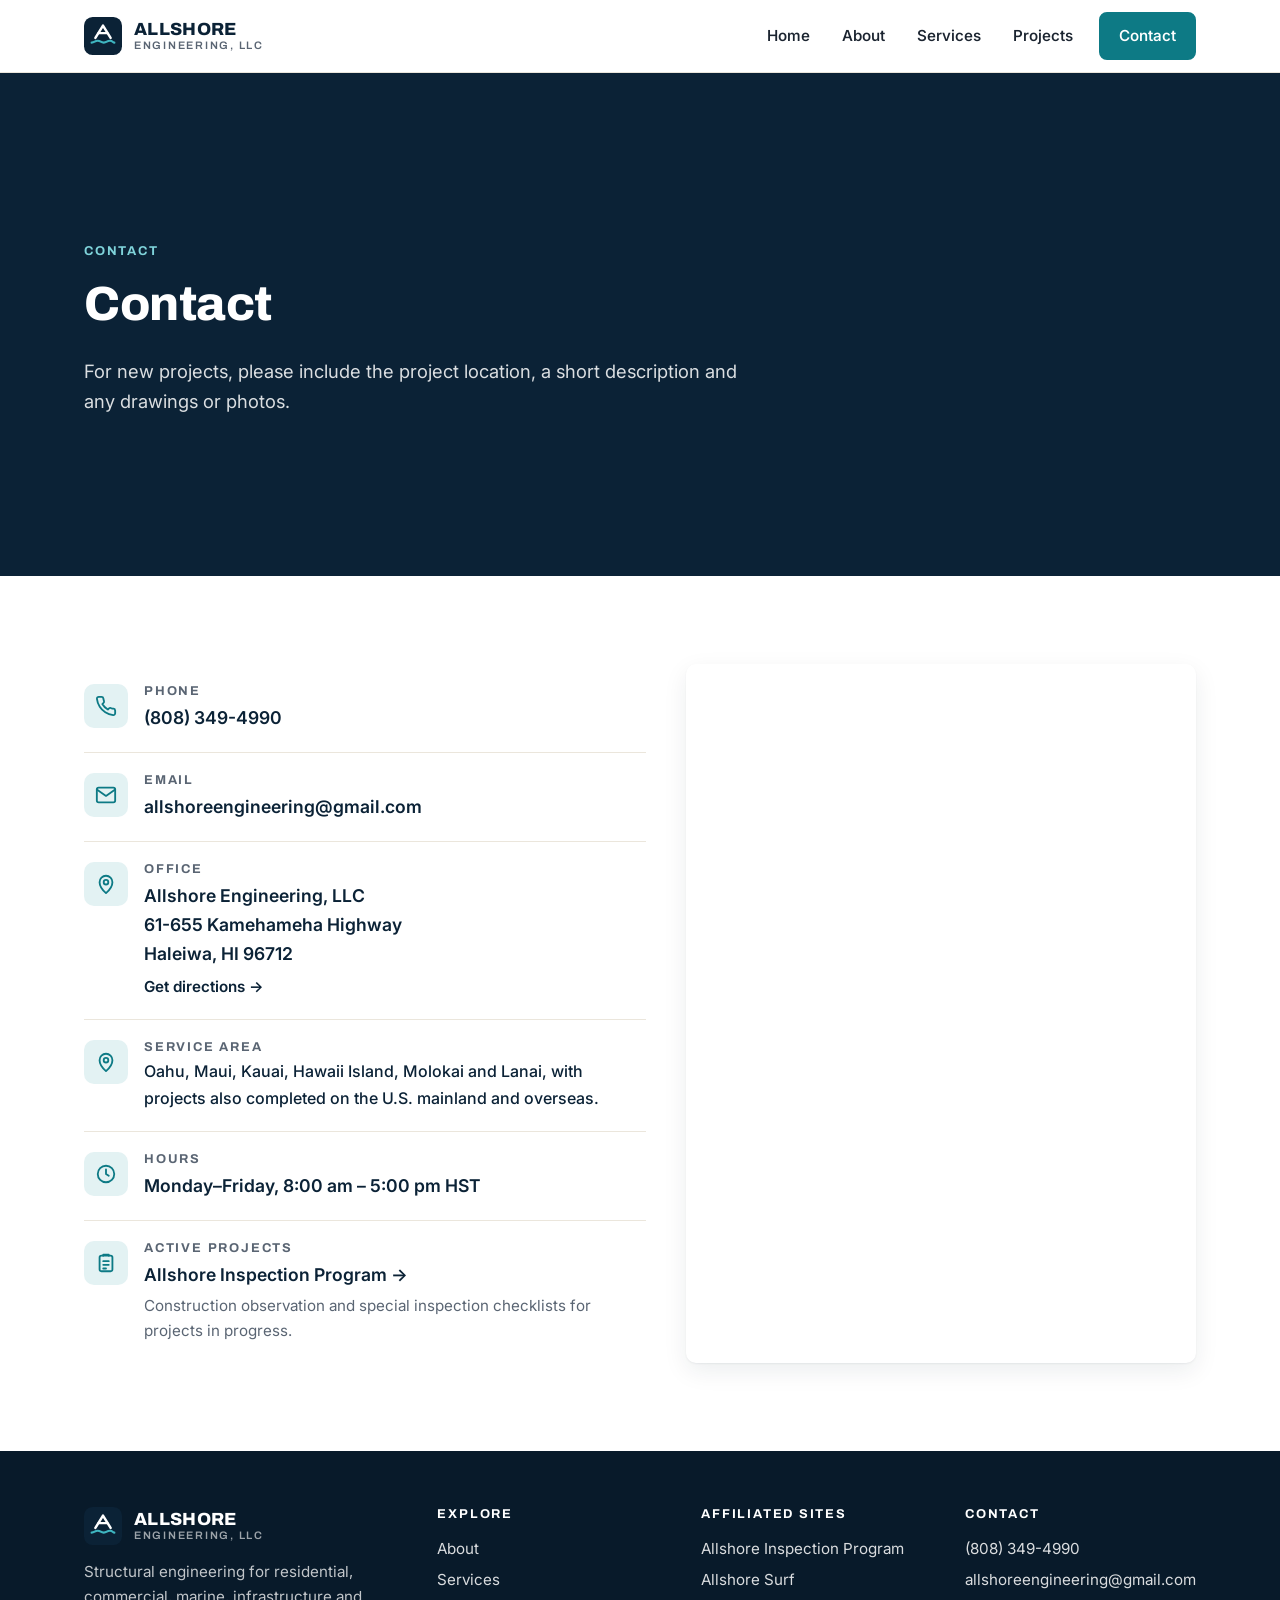
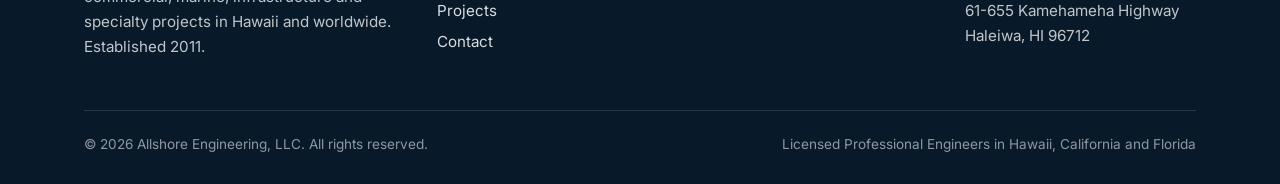
<file: contact.html>
<!doctype html>
<html lang="en">
<head>
<meta charset="utf-8">
<meta name="viewport" content="width=device-width, initial-scale=1">
<title>Contact a Structural Engineer in Haleiwa, Oahu | Allshore Engineering</title>
<meta name="description" content="Contact Allshore Engineering, LLC, 61-655 Kamehameha Highway, Haleiwa, HI 96712. Phone (808) 349-4990. Serving Oahu, Maui, Kauai, Hawaii Island, Molokai and Lanai.">
<link rel="canonical" href="https://allshoreengineering.com/contact">
<meta property="og:type" content="website">
<meta property="og:title" content="Contact a Structural Engineer in Haleiwa, Oahu | Allshore Engineering">
<meta property="og:description" content="Contact Allshore Engineering, LLC, 61-655 Kamehameha Highway, Haleiwa, HI 96712. Phone (808) 349-4990. Serving Oahu, Maui, Kauai, Hawaii Island, Molokai and Lanai.">
<meta property="og:url" content="https://allshoreengineering.com/contact">
<meta property="og:image" content="https://allshoreengineering.com/img/hero-burullus.jpg">
<meta name="theme-color" content="#0b2236">
<link rel="icon" href="/favicon.svg" type="image/svg+xml">
<link rel="preconnect" href="https://fonts.googleapis.com">
<link rel="preconnect" href="https://fonts.gstatic.com" crossorigin>
<link href="https://fonts.googleapis.com/css2?family=Archivo:wght@600;700;800&family=Inter:wght@400;500;600;700&display=swap" rel="stylesheet">
<link rel="stylesheet" href="/styles.css">
<script type="application/ld+json">{"@context": "https://schema.org", "@type": "ProfessionalService", "@id": "https://allshoreengineering.com/#business", "name": "Allshore Engineering, LLC", "alternateName": "Allshore Engineering", "url": "https://allshoreengineering.com/", "description": "Structural engineering firm in Haleiwa, Oahu, Hawaii providing structural design, calculations, construction documents, assessments and inspections for residential, commercial, marine and waterfront, infrastructure and specialty projects.", "telephone": "+1-808-349-4990", "email": "allshoreengineering@gmail.com", "image": "https://allshoreengineering.com/img/hero-burullus.jpg", "address": {"@type": "PostalAddress", "streetAddress": "61-655 Kamehameha Highway", "addressLocality": "Haleiwa", "addressRegion": "HI", "postalCode": "96712", "addressCountry": "US"}, "foundingDate": "2011", "founder": {"@type": "Person", "@id": "https://allshoreengineering.com/about-us#josh", "name": "Joshua M. Murphree"}, "openingHoursSpecification": [{"@type": "OpeningHoursSpecification", "dayOfWeek": ["Monday", "Tuesday", "Wednesday", "Thursday", "Friday"], "opens": "08:00", "closes": "17:00"}], "areaServed": [{"@type": "State", "name": "Hawaii"}, {"@type": "Place", "name": "Oahu"}, {"@type": "Place", "name": "Maui"}, {"@type": "Place", "name": "Kauai"}, {"@type": "Place", "name": "Hawaii Island"}, {"@type": "Place", "name": "Molokai"}, {"@type": "Place", "name": "Lanai"}, {"@type": "Country", "name": "United States"}], "knowsAbout": ["Structural engineering", "Residential structural design", "Commercial building structural design", "Marine and waterfront structures", "Floating docks and gangways", "Bridge inspection and load rating", "Retaining walls", "Seismic and wind design", "Structural condition assessments", "Special inspections"], "sameAs": ["https://allshoreinspections.com/"]}</script>
</head>
<body>
<a class="skip" href="#main">Skip to content</a>
<header class="site-header">
  <div class="container">
    <a class="brand" href="/" aria-label="Allshore Engineering home"><svg viewBox="0 0 40 40" aria-hidden="true"><rect width="40" height="40" rx="9" fill="#0b2236"/><path d="M8 27c3.2 0 3.2-2 6.4-2s3.2 2 6.4 2 3.2-2 6.4-2 3.2 2 4.8 2" fill="none" stroke="#3fb6c1" stroke-width="2.2" stroke-linecap="round"/><path d="M12 22 20 9l8 13" fill="none" stroke="#fff" stroke-width="2.6" stroke-linejoin="round" stroke-linecap="round"/><path d="M15.2 17h9.6" stroke="#fff" stroke-width="2.2" stroke-linecap="round"/></svg><span class="brand-name">ALLSHORE<small>Engineering, LLC</small></span></a>
    <button class="menu-toggle" aria-expanded="false" aria-controls="site-nav" aria-label="Menu"><svg viewBox="0 0 24 24" fill="none" stroke="currentColor" stroke-width="2" stroke-linecap="round"><path d="M4 7h16M4 12h16M4 17h16"/></svg></button>
    <nav class="nav" id="site-nav" aria-label="Main">
<a href="/">Home</a>
<a href="/about-us">About</a>
<a href="/services">Services</a>
<a href="/projects">Projects</a>
<a class="btn" href="/contact" aria-current="page">Contact</a>
    </nav>
  </div>
</header>
<main id="main">

<section class="page-hero">
  <div class="container">
    <span class="eyebrow">Contact</span>
    <h1>Contact</h1>
    <p>For new projects, please include the project location, a short description and any drawings or photos.</p>
  </div>
</section>

<section>
  <div class="container contact-grid">
    <div>
      <div class="contact-item"><div class="icon"><svg viewBox="0 0 24 24" fill="none" stroke="currentColor" stroke-width="2" stroke-linecap="round" stroke-linejoin="round"><path d="M22 16.9v3a2 2 0 0 1-2.2 2 19.8 19.8 0 0 1-8.6-3.1 19.5 19.5 0 0 1-6-6A19.8 19.8 0 0 1 2.1 4.2 2 2 0 0 1 4.1 2h3a2 2 0 0 1 2 1.7c.1 1 .4 1.9.7 2.8a2 2 0 0 1-.5 2.1L8 9.9a16 16 0 0 0 6 6l1.3-1.3a2 2 0 0 1 2.1-.4c.9.3 1.8.6 2.8.7a2 2 0 0 1 1.7 2z"/></svg></div><div><h3>Phone</h3><a href="tel:+18083494990">(808) 349-4990</a></div></div>
      <div class="contact-item"><div class="icon"><svg viewBox="0 0 24 24" fill="none" stroke="currentColor" stroke-width="2" stroke-linecap="round" stroke-linejoin="round"><rect x="2" y="4" width="20" height="16" rx="2"/><path d="m22 6-10 7L2 6"/></svg></div><div><h3>Email</h3><a href="mailto:allshoreengineering@gmail.com?subject=Project%20inquiry">allshoreengineering@gmail.com</a></div></div>
      <div class="contact-item"><div class="icon"><svg viewBox="0 0 24 24" fill="none" stroke="currentColor" stroke-width="2" stroke-linecap="round" stroke-linejoin="round"><path d="M12 22s7-6.3 7-12a7 7 0 1 0-14 0c0 5.7 7 12 7 12z"/><circle cx="12" cy="10" r="2.5"/></svg></div><div><h3>Office</h3><p>Allshore Engineering, LLC<br>61-655 Kamehameha Highway<br>Haleiwa, HI 96712</p><p style="font-size:.95rem;font-weight:500;margin-top:6px"><a style="font-size:.95rem" href="https://www.google.com/maps/search/?api=1&amp;query=61-655+Kamehameha+Hwy+Haleiwa+HI+96712" target="_blank" rel="noopener">Get directions &rarr;</a></p></div></div>
      <div class="contact-item"><div class="icon"><svg viewBox="0 0 24 24" fill="none" stroke="currentColor" stroke-width="2" stroke-linecap="round" stroke-linejoin="round"><path d="M12 22s7-6.3 7-12a7 7 0 1 0-14 0c0 5.7 7 12 7 12z"/><circle cx="12" cy="10" r="2.5"/></svg></div><div><h3>Service area</h3><p style="font-weight:500;font-size:1rem">Oahu, Maui, Kauai, Hawaii Island, Molokai and Lanai, with projects also completed on the U.S. mainland and overseas.</p></div></div>
      <div class="contact-item"><div class="icon"><svg viewBox="0 0 24 24" fill="none" stroke="currentColor" stroke-width="2" stroke-linecap="round" stroke-linejoin="round"><circle cx="12" cy="12" r="9"/><path d="M12 7v5l3 2"/></svg></div><div><h3>Hours</h3><p>Monday&ndash;Friday, 8:00 am &ndash; 5:00 pm HST</p></div></div>
      <div class="contact-item"><div class="icon"><svg viewBox="0 0 24 24" fill="none" stroke="currentColor" stroke-width="2" stroke-linecap="round" stroke-linejoin="round"><rect x="5" y="4" width="14" height="17" rx="2"/><path d="M9 4V3h6v1M9 10h6M9 14h6M9 18h3"/></svg></div><div><h3>Active projects</h3><p><a href="https://allshoreinspections.com/" target="_blank" rel="noopener">Allshore Inspection Program &rarr;</a></p><p style="font-size:.95rem;font-weight:400;color:var(--muted);margin-top:4px">Construction observation and special inspection checklists for projects in progress.</p></div></div>
    </div>
    <div>
      <iframe class="map-frame" title="Map of Allshore Engineering office in Haleiwa" loading="lazy" referrerpolicy="no-referrer-when-downgrade" src="https://www.google.com/maps?q=61-655+Kamehameha+Hwy,+Haleiwa,+HI+96712&amp;output=embed"></iframe>
    </div>
  </div>
</section>

</main>
<footer class="site-footer">
  <div class="container">
    <div class="cols">
      <div>
        <a class="brand" href="/"><svg viewBox="0 0 40 40" aria-hidden="true"><rect width="40" height="40" rx="9" fill="#0b2236"/><path d="M8 27c3.2 0 3.2-2 6.4-2s3.2 2 6.4 2 3.2-2 6.4-2 3.2 2 4.8 2" fill="none" stroke="#3fb6c1" stroke-width="2.2" stroke-linecap="round"/><path d="M12 22 20 9l8 13" fill="none" stroke="#fff" stroke-width="2.6" stroke-linejoin="round" stroke-linecap="round"/><path d="M15.2 17h9.6" stroke="#fff" stroke-width="2.2" stroke-linecap="round"/></svg><span class="brand-name">ALLSHORE<small>Engineering, LLC</small></span></a>
        <p>Structural engineering for residential, commercial, marine, infrastructure and specialty projects in Hawaii and worldwide. Established 2011.</p>
      </div>
      <div>
        <h4>Explore</h4>
        <ul>
          <li><a href="/about-us">About</a></li>
          <li><a href="/services">Services</a></li>
          <li><a href="/projects">Projects</a></li>
          <li><a href="/contact">Contact</a></li>
        </ul>
      </div>
      <div>
        <h4>Affiliated sites</h4>
        <ul>
          <li><a href="https://allshoreinspections.com/" target="_blank" rel="noopener">Allshore Inspection Program</a></li>
          <li><a href="https://allshoresurf.com/" target="_blank" rel="noopener">Allshore Surf</a></li>
        </ul>
      </div>
      <div>
        <h4>Contact</h4>
        <ul>
          <li><a href="tel:+18083494990">(808) 349-4990</a></li>
          <li><a href="mailto:allshoreengineering@gmail.com">allshoreengineering@gmail.com</a></li>
          <li>61-655 Kamehameha Highway<br>Haleiwa, HI 96712</li>
        </ul>
      </div>
    </div>
    <div class="legal">
      <span>&copy; 2026 Allshore Engineering, LLC. All rights reserved.</span>
      <span>Licensed Professional Engineers in Hawaii, California and Florida</span>
    </div>
  </div>
</footer>
<script>
(function(){
  var t=document.querySelector('.menu-toggle'), n=document.getElementById('site-nav');
  if(t&&n) t.addEventListener('click',function(){var o=n.classList.toggle('open'); t.setAttribute('aria-expanded',o);});
})();
</script>
</body>
</html>
</file>
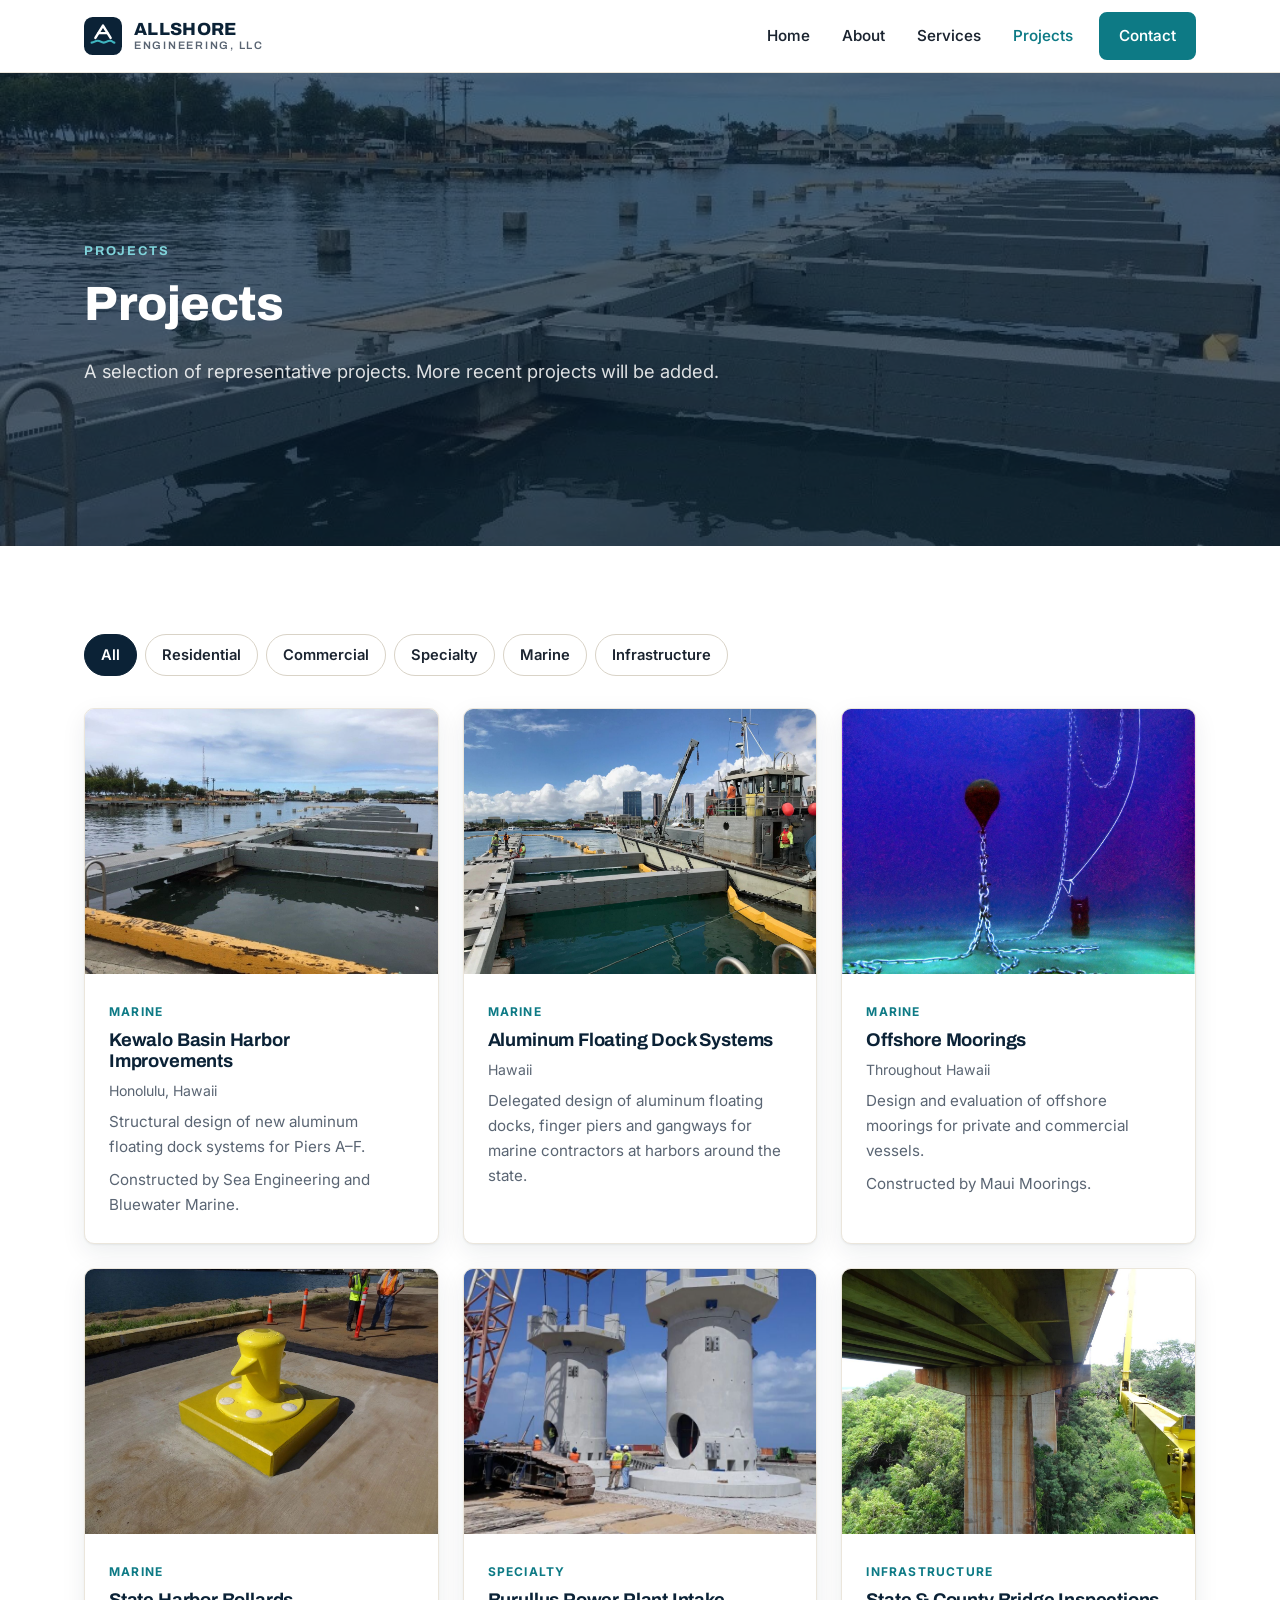
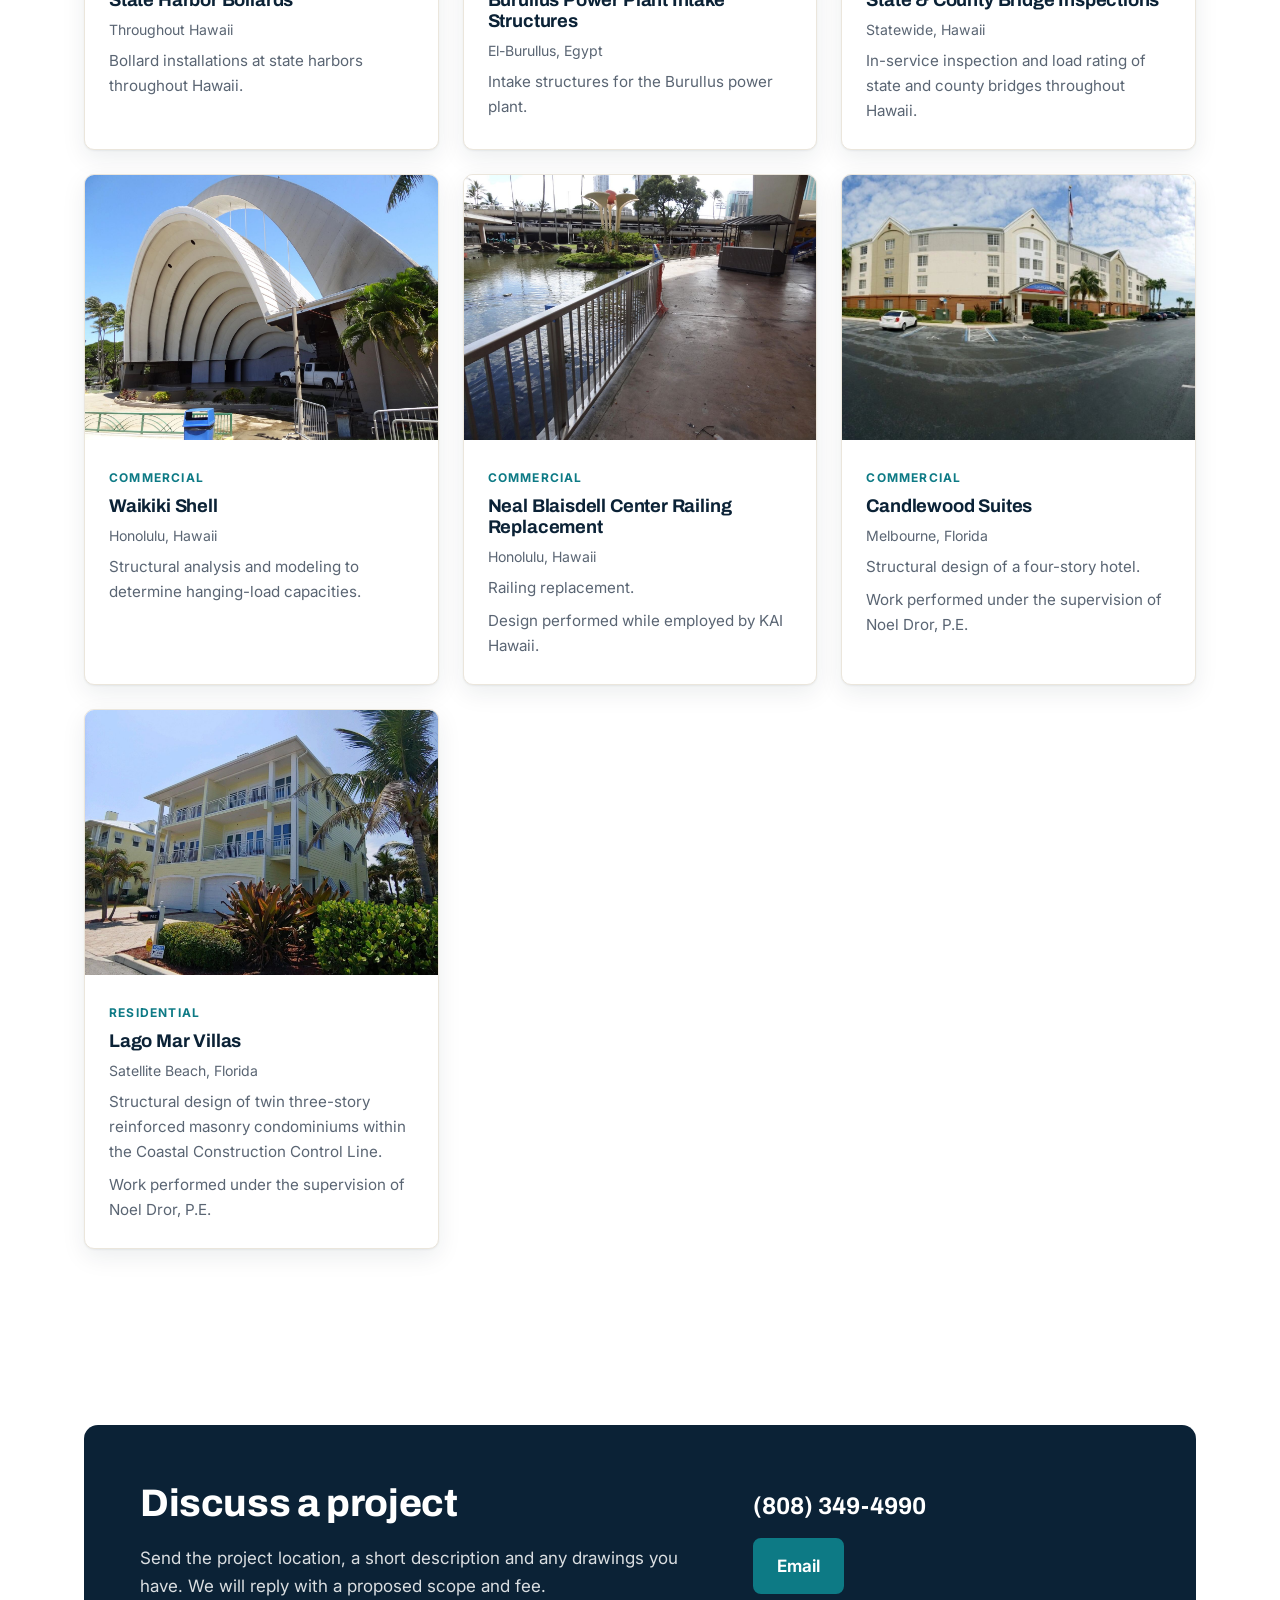
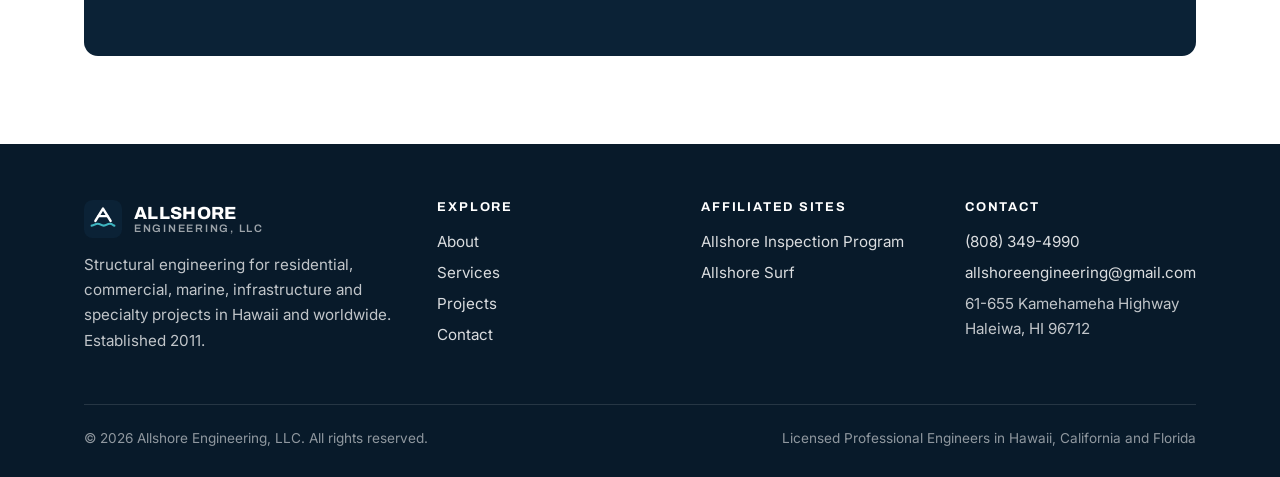
<file: projects.html>
<!doctype html>
<html lang="en">
<head>
<meta charset="utf-8">
<meta name="viewport" content="width=device-width, initial-scale=1">
<title>Structural Engineering Projects | Allshore Engineering</title>
<meta name="description" content="Representative structural engineering projects by Allshore Engineering: harbor and dock design, bridge inspection and load rating, commercial and residential buildings.">
<link rel="canonical" href="https://allshoreengineering.com/projects">
<meta property="og:type" content="website">
<meta property="og:title" content="Structural Engineering Projects | Allshore Engineering">
<meta property="og:description" content="Representative structural engineering projects by Allshore Engineering: harbor and dock design, bridge inspection and load rating, commercial and residential buildings.">
<meta property="og:url" content="https://allshoreengineering.com/projects">
<meta property="og:image" content="https://allshoreengineering.com/img/hero-burullus.jpg">
<meta name="theme-color" content="#0b2236">
<link rel="icon" href="/favicon.svg" type="image/svg+xml">
<link rel="preconnect" href="https://fonts.googleapis.com">
<link rel="preconnect" href="https://fonts.gstatic.com" crossorigin>
<link href="https://fonts.googleapis.com/css2?family=Archivo:wght@600;700;800&family=Inter:wght@400;500;600;700&display=swap" rel="stylesheet">
<link rel="stylesheet" href="/styles.css">
</head>
<body>
<a class="skip" href="#main">Skip to content</a>
<header class="site-header">
  <div class="container">
    <a class="brand" href="/" aria-label="Allshore Engineering home"><svg viewBox="0 0 40 40" aria-hidden="true"><rect width="40" height="40" rx="9" fill="#0b2236"/><path d="M8 27c3.2 0 3.2-2 6.4-2s3.2 2 6.4 2 3.2-2 6.4-2 3.2 2 4.8 2" fill="none" stroke="#3fb6c1" stroke-width="2.2" stroke-linecap="round"/><path d="M12 22 20 9l8 13" fill="none" stroke="#fff" stroke-width="2.6" stroke-linejoin="round" stroke-linecap="round"/><path d="M15.2 17h9.6" stroke="#fff" stroke-width="2.2" stroke-linecap="round"/></svg><span class="brand-name">ALLSHORE<small>Engineering, LLC</small></span></a>
    <button class="menu-toggle" aria-expanded="false" aria-controls="site-nav" aria-label="Menu"><svg viewBox="0 0 24 24" fill="none" stroke="currentColor" stroke-width="2" stroke-linecap="round"><path d="M4 7h16M4 12h16M4 17h16"/></svg></button>
    <nav class="nav" id="site-nav" aria-label="Main">
<a href="/">Home</a>
<a href="/about-us">About</a>
<a href="/services">Services</a>
<a href="/projects" aria-current="page">Projects</a>
<a class="btn" href="/contact">Contact</a>
    </nav>
  </div>
</header>
<main id="main">

<section class="page-hero has-image">
  <div class="hero-media"><img src="/img/kewalo-docks.jpg" alt=""></div>
  <div class="container">
    <span class="eyebrow">Projects</span>
    <h1>Projects</h1>
    <p>A selection of representative projects. More recent projects will be added.</p>
  </div>
</section>

<section>
  <div class="container">
    <div class="filters" role="group" aria-label="Filter projects">
      <button type="button" aria-pressed="true" data-filter="all">All</button>
      <button type="button" aria-pressed="false" data-filter="residential">Residential</button>
      <button type="button" aria-pressed="false" data-filter="commercial">Commercial</button>
      <button type="button" aria-pressed="false" data-filter="specialty">Specialty</button>
      <button type="button" aria-pressed="false" data-filter="marine">Marine</button>
      <button type="button" aria-pressed="false" data-filter="infrastructure">Infrastructure</button>
    </div>
    <div class="grid-3" id="project-grid">
<article class="project" data-cat="marine"><img src="/img/kewalo-docks.jpg" alt="Kewalo Basin Harbor Improvements" loading="lazy"><div class="project-body"><span class="tag">Marine</span><h3>Kewalo Basin Harbor Improvements</h3><p class="loc">Honolulu, Hawaii</p><p>Structural design of new aluminum floating dock systems for Piers A&ndash;F.</p><p class="credit">Constructed by Sea Engineering and Bluewater Marine.</p></div></article>
<article class="project" data-cat="marine"><img src="/img/dock-install.jpg" alt="Aluminum Floating Dock Systems" loading="lazy"><div class="project-body"><span class="tag">Marine</span><h3>Aluminum Floating Dock Systems</h3><p class="loc">Hawaii</p><p>Delegated design of aluminum floating docks, finger piers and gangways for marine contractors at harbors around the state.</p></div></article>
<article class="project" data-cat="marine"><img src="/img/moorings.jpg" alt="Offshore Moorings" loading="lazy"><div class="project-body"><span class="tag">Marine</span><h3>Offshore Moorings</h3><p class="loc">Throughout Hawaii</p><p>Design and evaluation of offshore moorings for private and commercial vessels.</p><p class="credit">Constructed by Maui Moorings.</p></div></article>
<article class="project" data-cat="marine"><img src="/img/bollard.jpg" alt="State Harbor Bollards" loading="lazy"><div class="project-body"><span class="tag">Marine</span><h3>State Harbor Bollards</h3><p class="loc">Throughout Hawaii</p><p>Bollard installations at state harbors throughout Hawaii.</p></div></article>
<article class="project" data-cat="specialty"><img src="/img/hero-burullus.jpg" alt="Burullus Power Plant Intake Structures" loading="lazy"><div class="project-body"><span class="tag">Specialty</span><h3>Burullus Power Plant Intake Structures</h3><p class="loc">El-Burullus, Egypt</p><p>Intake structures for the Burullus power plant.</p></div></article>
<article class="project" data-cat="infrastructure"><img src="/img/bridge-underside.jpg" alt="State &amp; County Bridge Inspections" loading="lazy"><div class="project-body"><span class="tag">Infrastructure</span><h3>State &amp; County Bridge Inspections</h3><p class="loc">Statewide, Hawaii</p><p>In-service inspection and load rating of state and county bridges throughout Hawaii.</p></div></article>
<article class="project" data-cat="commercial"><img src="/img/waikiki-shell.jpg" alt="Waikiki Shell" loading="lazy"><div class="project-body"><span class="tag">Commercial</span><h3>Waikiki Shell</h3><p class="loc">Honolulu, Hawaii</p><p>Structural analysis and modeling to determine hanging-load capacities.</p></div></article>
<article class="project" data-cat="commercial"><img src="/img/blaisdell-railing.jpg" alt="Neal Blaisdell Center Railing Replacement" loading="lazy"><div class="project-body"><span class="tag">Commercial</span><h3>Neal Blaisdell Center Railing Replacement</h3><p class="loc">Honolulu, Hawaii</p><p>Railing replacement.</p><p class="credit">Design performed while employed by KAI Hawaii.</p></div></article>
<article class="project" data-cat="commercial"><img src="/img/candlewood.jpg" alt="Candlewood Suites" loading="lazy"><div class="project-body"><span class="tag">Commercial</span><h3>Candlewood Suites</h3><p class="loc">Melbourne, Florida</p><p>Structural design of a four-story hotel.</p><p class="credit">Work performed under the supervision of Noel Dror, P.E.</p></div></article>
<article class="project" data-cat="residential"><img src="/img/lago-mar.jpg" alt="Lago Mar Villas" loading="lazy"><div class="project-body"><span class="tag">Residential</span><h3>Lago Mar Villas</h3><p class="loc">Satellite Beach, Florida</p><p>Structural design of twin three-story reinforced masonry condominiums within the Coastal Construction Control Line.</p><p class="credit">Work performed under the supervision of Noel Dror, P.E.</p></div></article>
    </div>
  </div>
</section>


<section>
  <div class="container">
    <div class="cta">
      <div>
        <h2>Discuss a project</h2>
        <p>Send the project location, a short description and any drawings you have. We will reply with a proposed scope and fee.</p>
      </div>
      <div class="actions">
        <a class="phone" href="tel:+18083494990">(808) 349-4990</a>
        <a class="btn" href="mailto:allshoreengineering@gmail.com?subject=Project%20inquiry">Email</a>
      </div>
    </div>
  </div>
</section>

<script>
(function(){
  var btns=document.querySelectorAll('.filters button'), items=document.querySelectorAll('#project-grid .project');
  btns.forEach(function(b){ b.addEventListener('click',function(){
    var f=b.getAttribute('data-filter');
    btns.forEach(function(x){x.setAttribute('aria-pressed', x===b);});
    items.forEach(function(it){ it.style.display=(f==='all'||it.getAttribute('data-cat')===f)?'':'none'; });
  }); });
})();
</script>

</main>
<footer class="site-footer">
  <div class="container">
    <div class="cols">
      <div>
        <a class="brand" href="/"><svg viewBox="0 0 40 40" aria-hidden="true"><rect width="40" height="40" rx="9" fill="#0b2236"/><path d="M8 27c3.2 0 3.2-2 6.4-2s3.2 2 6.4 2 3.2-2 6.4-2 3.2 2 4.8 2" fill="none" stroke="#3fb6c1" stroke-width="2.2" stroke-linecap="round"/><path d="M12 22 20 9l8 13" fill="none" stroke="#fff" stroke-width="2.6" stroke-linejoin="round" stroke-linecap="round"/><path d="M15.2 17h9.6" stroke="#fff" stroke-width="2.2" stroke-linecap="round"/></svg><span class="brand-name">ALLSHORE<small>Engineering, LLC</small></span></a>
        <p>Structural engineering for residential, commercial, marine, infrastructure and specialty projects in Hawaii and worldwide. Established 2011.</p>
      </div>
      <div>
        <h4>Explore</h4>
        <ul>
          <li><a href="/about-us">About</a></li>
          <li><a href="/services">Services</a></li>
          <li><a href="/projects">Projects</a></li>
          <li><a href="/contact">Contact</a></li>
        </ul>
      </div>
      <div>
        <h4>Affiliated sites</h4>
        <ul>
          <li><a href="https://allshoreinspections.com/" target="_blank" rel="noopener">Allshore Inspection Program</a></li>
          <li><a href="https://allshoresurf.com/" target="_blank" rel="noopener">Allshore Surf</a></li>
        </ul>
      </div>
      <div>
        <h4>Contact</h4>
        <ul>
          <li><a href="tel:+18083494990">(808) 349-4990</a></li>
          <li><a href="mailto:allshoreengineering@gmail.com">allshoreengineering@gmail.com</a></li>
          <li>61-655 Kamehameha Highway<br>Haleiwa, HI 96712</li>
        </ul>
      </div>
    </div>
    <div class="legal">
      <span>&copy; 2026 Allshore Engineering, LLC. All rights reserved.</span>
      <span>Licensed Professional Engineers in Hawaii, California and Florida</span>
    </div>
  </div>
</footer>
<script>
(function(){
  var t=document.querySelector('.menu-toggle'), n=document.getElementById('site-nav');
  if(t&&n) t.addEventListener('click',function(){var o=n.classList.toggle('open'); t.setAttribute('aria-expanded',o);});
})();
</script>
</body>
</html>
</file>
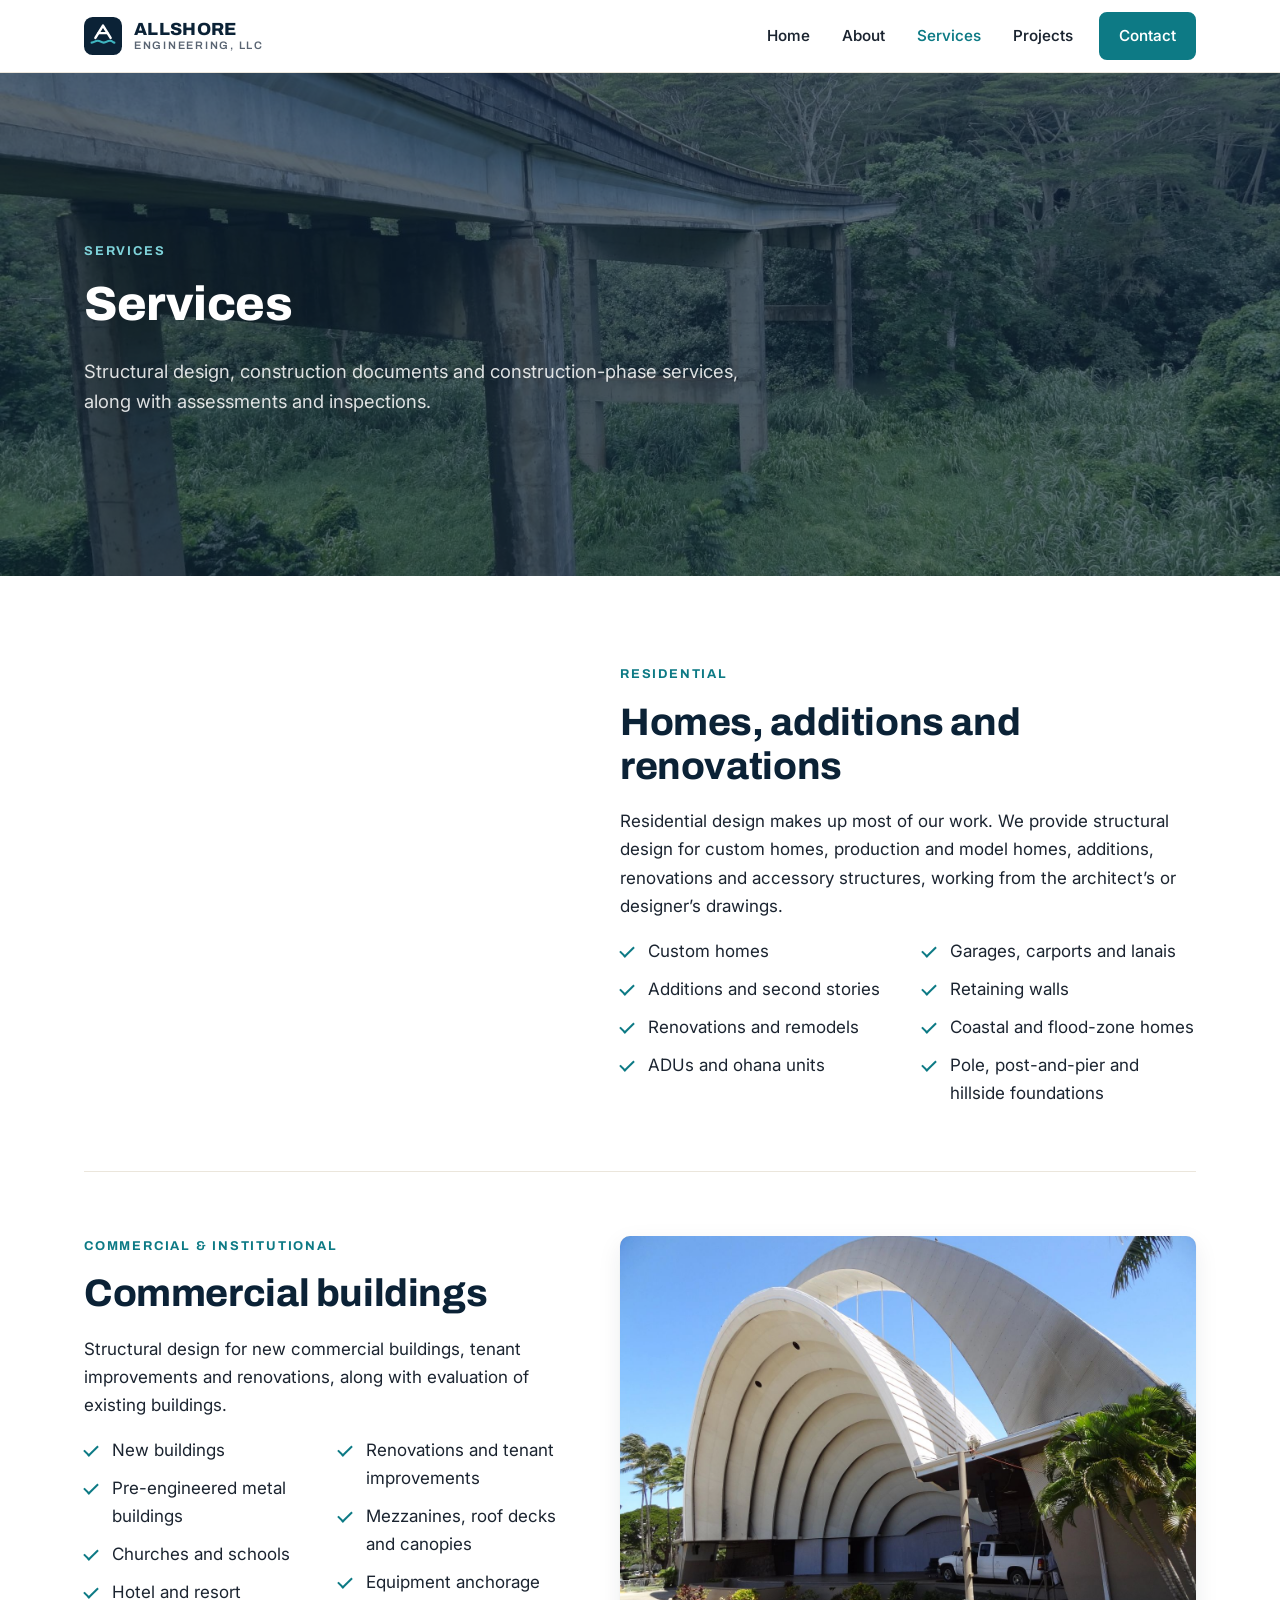
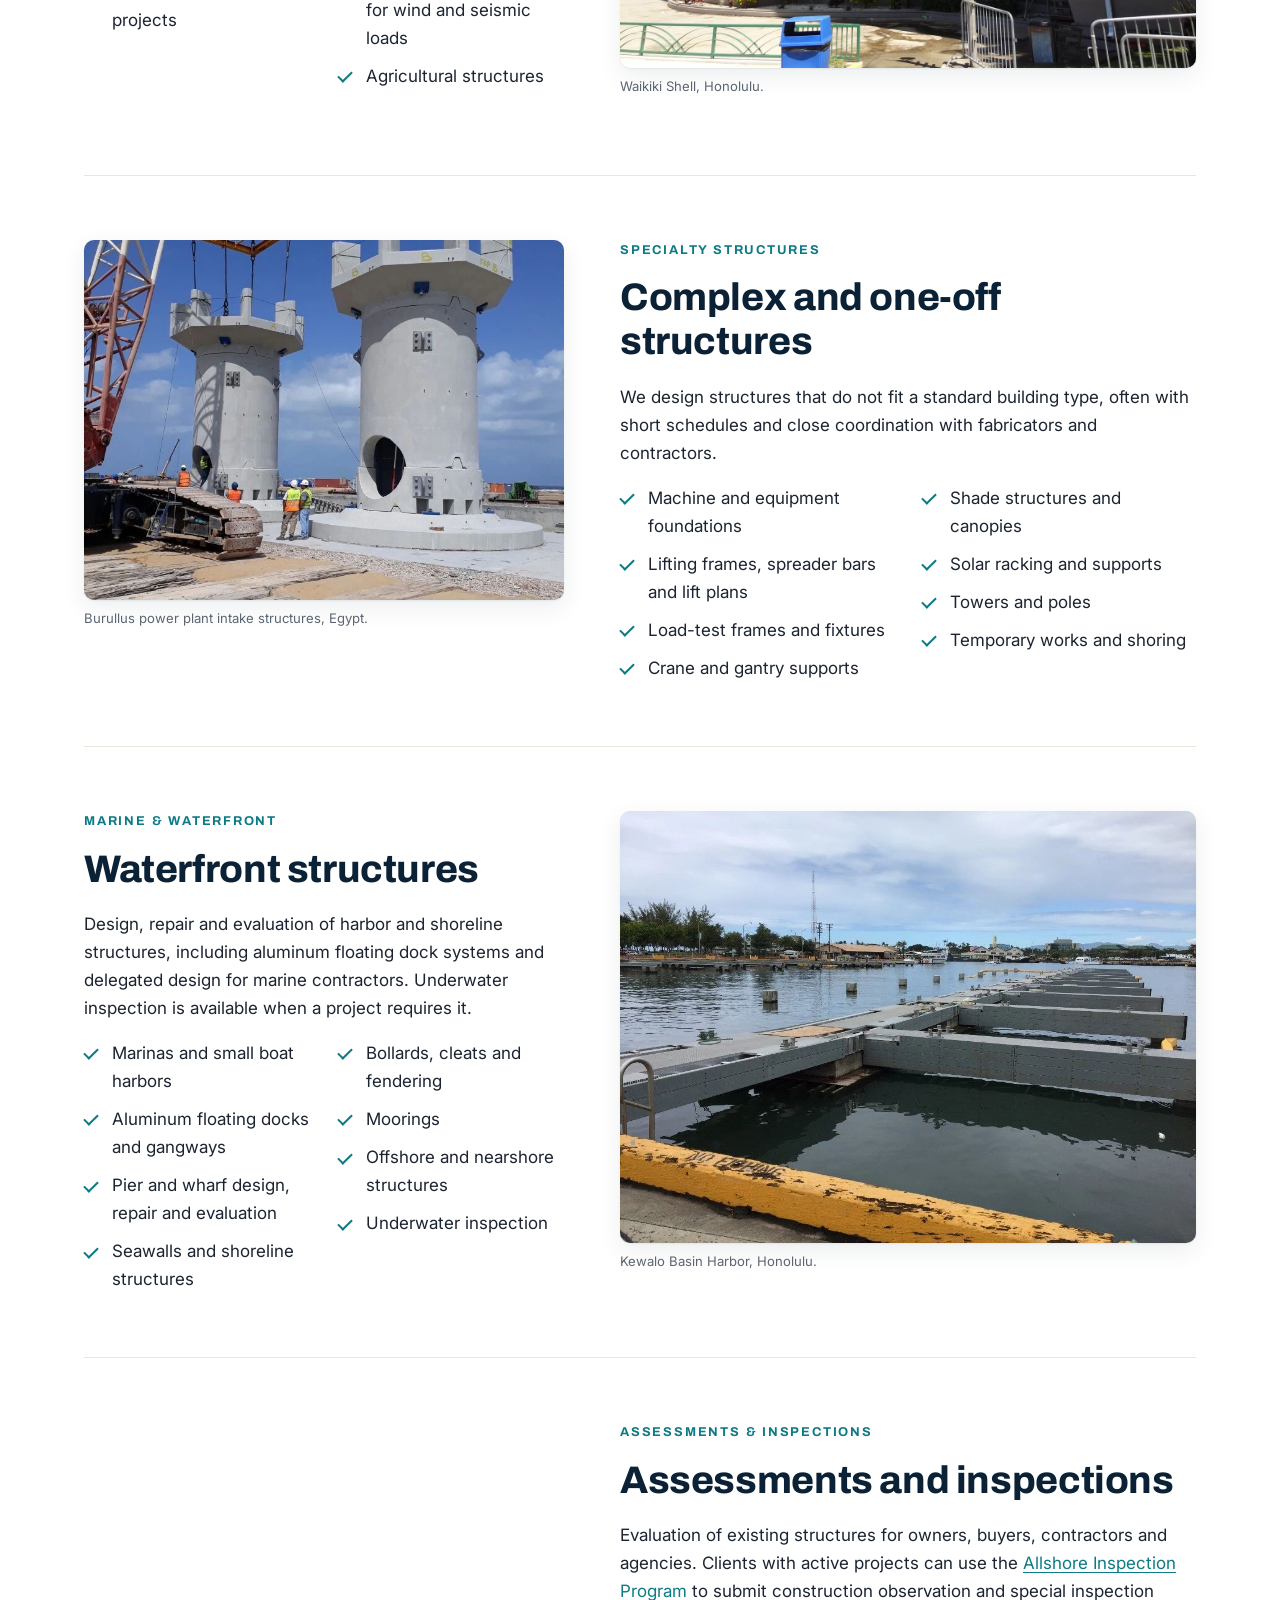
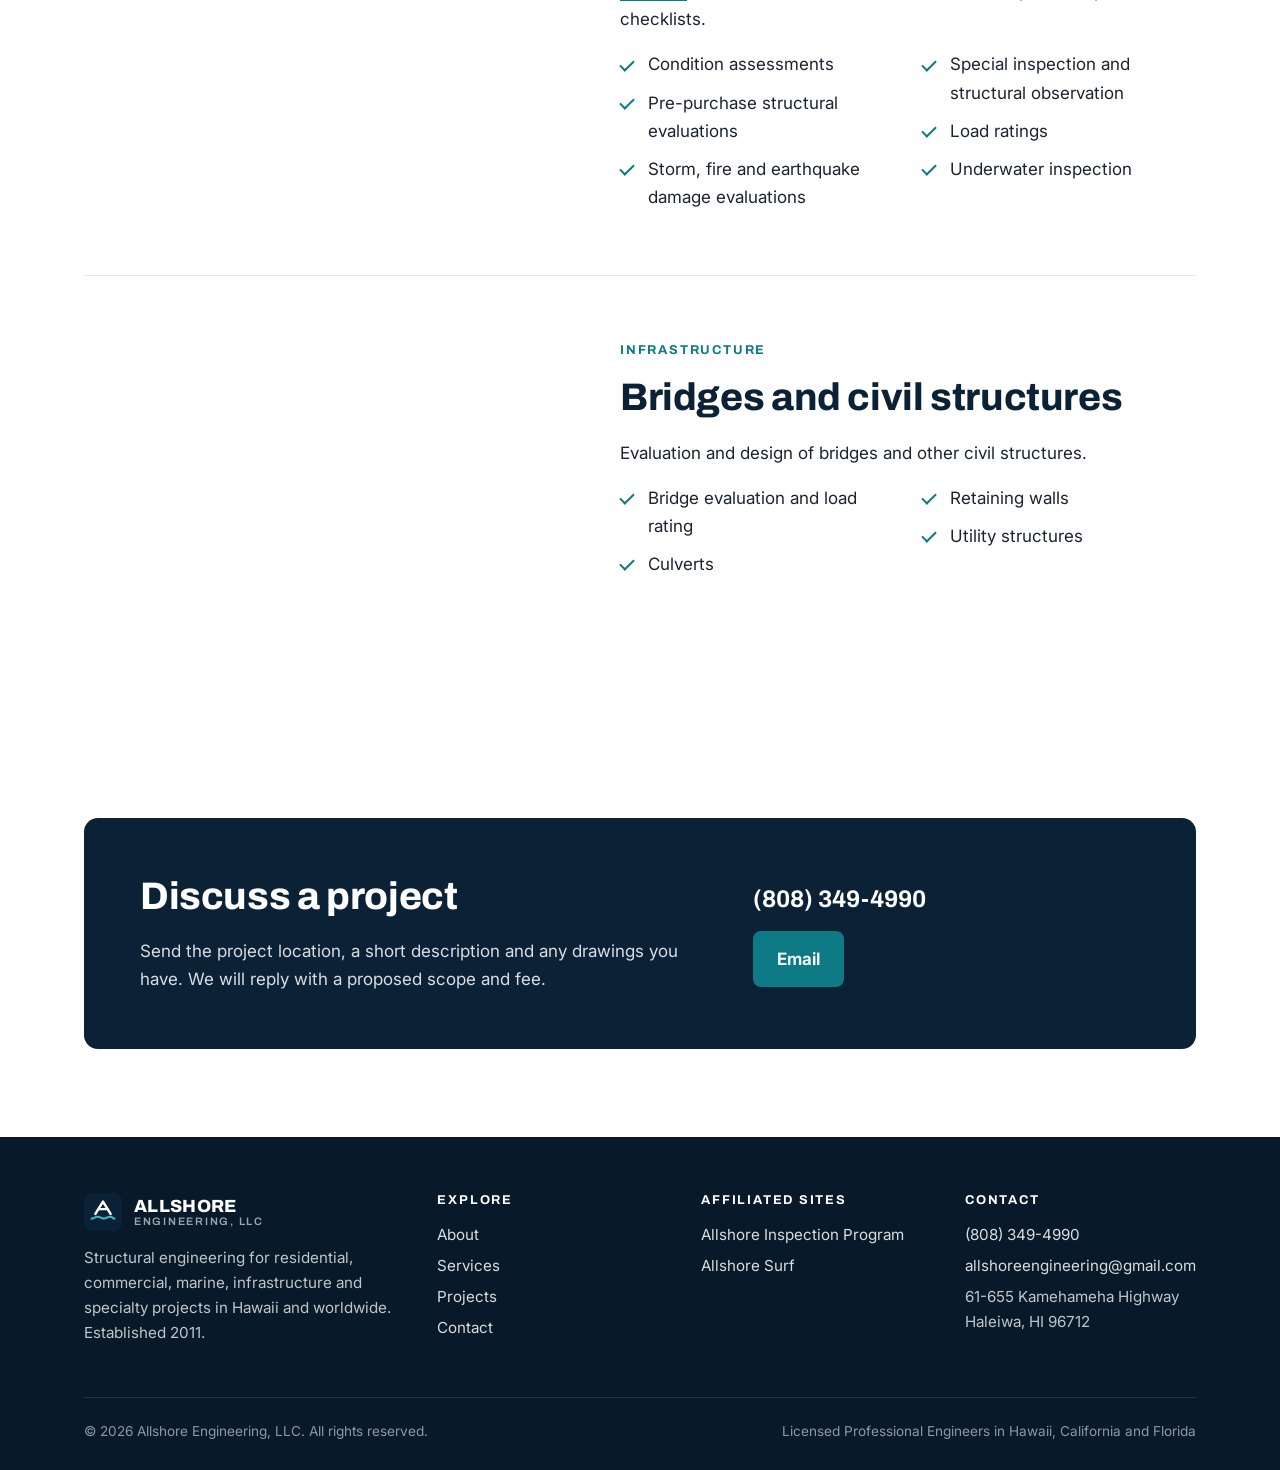
<file: services.html>
<!doctype html>
<html lang="en">
<head>
<meta charset="utf-8">
<meta name="viewport" content="width=device-width, initial-scale=1">
<title>Structural Engineering Services | Allshore Engineering</title>
<meta name="description" content="Structural design for homes, additions, commercial buildings, specialty structures, docks and seawalls, and bridges, plus assessments and inspections in Hawaii.">
<link rel="canonical" href="https://allshoreengineering.com/services">
<meta property="og:type" content="website">
<meta property="og:title" content="Structural Engineering Services | Allshore Engineering">
<meta property="og:description" content="Structural design for homes, additions, commercial buildings, specialty structures, docks and seawalls, and bridges, plus assessments and inspections in Hawaii.">
<meta property="og:url" content="https://allshoreengineering.com/services">
<meta property="og:image" content="https://allshoreengineering.com/img/hero-burullus.jpg">
<meta name="theme-color" content="#0b2236">
<link rel="icon" href="/favicon.svg" type="image/svg+xml">
<link rel="preconnect" href="https://fonts.googleapis.com">
<link rel="preconnect" href="https://fonts.gstatic.com" crossorigin>
<link href="https://fonts.googleapis.com/css2?family=Archivo:wght@600;700;800&family=Inter:wght@400;500;600;700&display=swap" rel="stylesheet">
<link rel="stylesheet" href="/styles.css">
</head>
<body>
<a class="skip" href="#main">Skip to content</a>
<header class="site-header">
  <div class="container">
    <a class="brand" href="/" aria-label="Allshore Engineering home"><svg viewBox="0 0 40 40" aria-hidden="true"><rect width="40" height="40" rx="9" fill="#0b2236"/><path d="M8 27c3.2 0 3.2-2 6.4-2s3.2 2 6.4 2 3.2-2 6.4-2 3.2 2 4.8 2" fill="none" stroke="#3fb6c1" stroke-width="2.2" stroke-linecap="round"/><path d="M12 22 20 9l8 13" fill="none" stroke="#fff" stroke-width="2.6" stroke-linejoin="round" stroke-linecap="round"/><path d="M15.2 17h9.6" stroke="#fff" stroke-width="2.2" stroke-linecap="round"/></svg><span class="brand-name">ALLSHORE<small>Engineering, LLC</small></span></a>
    <button class="menu-toggle" aria-expanded="false" aria-controls="site-nav" aria-label="Menu"><svg viewBox="0 0 24 24" fill="none" stroke="currentColor" stroke-width="2" stroke-linecap="round"><path d="M4 7h16M4 12h16M4 17h16"/></svg></button>
    <nav class="nav" id="site-nav" aria-label="Main">
<a href="/">Home</a>
<a href="/about-us">About</a>
<a href="/services" aria-current="page">Services</a>
<a href="/projects">Projects</a>
<a class="btn" href="/contact">Contact</a>
    </nav>
  </div>
</header>
<main id="main">

<section class="page-hero has-image">
  <div class="hero-media"><img src="/img/bridge-inspection.jpg" alt=""></div>
  <div class="container">
    <span class="eyebrow">Services</span>
    <h1>Services</h1>
    <p>Structural design, construction documents and construction-phase services, along with assessments and inspections.</p>
  </div>
</section>

<section>
  <div class="container">
    <div class="service" id="residential">
      <div class="service-media"></div>
      <div>
        <span class="eyebrow">Residential</span>
        <h2>Homes, additions and renovations</h2>
        <p>Residential design makes up most of our work. We provide structural design for custom homes, production and model homes, additions, renovations and accessory structures, working from the architect&rsquo;s or designer&rsquo;s drawings.</p>
        <ul class="list-plain list-check">
          <li>Custom homes</li>
          <li>Additions and second stories</li>
          <li>Renovations and remodels</li>
          <li>ADUs and ohana units</li>
          <li>Garages, carports and lanais</li>
          <li>Retaining walls</li>
          <li>Coastal and flood-zone homes</li>
          <li>Pole, post-and-pier and hillside foundations</li>
        </ul>
      </div>
    </div>
    <div class="service flip" id="commercial">
      <figure class="service-media"><div class="photo"><img src="/img/waikiki-shell.jpg" alt="Waikiki Shell amphitheater" loading="lazy"></div><p class=figure-cap>Waikiki Shell, Honolulu.</p></figure>
      <div>
        <span class="eyebrow">Commercial &amp; Institutional</span>
        <h2>Commercial buildings</h2>
        <p>Structural design for new commercial buildings, tenant improvements and renovations, along with evaluation of existing buildings.</p>
        <ul class="list-plain list-check">
          <li>New buildings</li>
          <li>Pre-engineered metal buildings</li>
          <li>Churches and schools</li>
          <li>Hotel and resort projects</li>
          <li>Renovations and tenant improvements</li>
          <li>Mezzanines, roof decks and canopies</li>
          <li>Equipment anchorage for wind and seismic loads</li>
          <li>Agricultural structures</li>
        </ul>
      </div>
    </div>
    <div class="service" id="specialty">
      <figure class="service-media"><div class="photo"><img src="/img/hero-burullus.jpg" alt="Precast concrete intake structures being set by crane" loading="lazy"></div><p class=figure-cap>Burullus power plant intake structures, Egypt.</p></figure>
      <div>
        <span class="eyebrow">Specialty Structures</span>
        <h2>Complex and one-off structures</h2>
        <p>We design structures that do not fit a standard building type, often with short schedules and close coordination with fabricators and contractors.</p>
        <ul class="list-plain list-check">
          <li>Machine and equipment foundations</li>
          <li>Lifting frames, spreader bars and lift plans</li>
          <li>Load-test frames and fixtures</li>
          <li>Crane and gantry supports</li>
          <li>Shade structures and canopies</li>
          <li>Solar racking and supports</li>
          <li>Towers and poles</li>
          <li>Temporary works and shoring</li>
        </ul>
      </div>
    </div>
    <div class="service flip" id="marine">
      <figure class="service-media"><div class="photo"><img src="/img/kewalo-docks.jpg" alt="Aluminum floating docks at Kewalo Basin" loading="lazy"></div><p class=figure-cap>Kewalo Basin Harbor, Honolulu.</p></figure>
      <div>
        <span class="eyebrow">Marine &amp; Waterfront</span>
        <h2>Waterfront structures</h2>
        <p>Design, repair and evaluation of harbor and shoreline structures, including aluminum floating dock systems and delegated design for marine contractors. Underwater inspection is available when a project requires it.</p>
        <ul class="list-plain list-check">
          <li>Marinas and small boat harbors</li>
          <li>Aluminum floating docks and gangways</li>
          <li>Pier and wharf design, repair and evaluation</li>
          <li>Seawalls and shoreline structures</li>
          <li>Bollards, cleats and fendering</li>
          <li>Moorings</li>
          <li>Offshore and nearshore structures</li>
          <li>Underwater inspection</li>
        </ul>
      </div>
    </div>
    <div class="service" id="assessments">
      <div class="service-media"></div>
      <div>
        <span class="eyebrow">Assessments &amp; Inspections</span>
        <h2>Assessments and inspections</h2>
        <p>Evaluation of existing structures for owners, buyers, contractors and agencies. Clients with active projects can use the <a href="https://allshoreinspections.com/" target="_blank" rel="noopener">Allshore Inspection Program</a> to submit construction observation and special inspection checklists.</p>
        <ul class="list-plain list-check">
          <li>Condition assessments</li>
          <li>Pre-purchase structural evaluations</li>
          <li>Storm, fire and earthquake damage evaluations</li>
          <li>Special inspection and structural observation</li>
          <li>Load ratings</li>
          <li>Underwater inspection</li>
        </ul>
      </div>
    </div>
    <div class="service" id="infrastructure">
      <div class="service-media"></div>
      <div>
        <span class="eyebrow">Infrastructure</span>
        <h2>Bridges and civil structures</h2>
        <p>Evaluation and design of bridges and other civil structures.</p>
        <ul class="list-plain list-check">
          <li>Bridge evaluation and load rating</li>
          <li>Culverts</li>
          <li>Retaining walls</li>
          <li>Utility structures</li>
        </ul>
      </div>
    </div>
  </div>
</section>

<section>
  <div class="container">
    <div class="cta">
      <div>
        <h2>Discuss a project</h2>
        <p>Send the project location, a short description and any drawings you have. We will reply with a proposed scope and fee.</p>
      </div>
      <div class="actions">
        <a class="phone" href="tel:+18083494990">(808) 349-4990</a>
        <a class="btn" href="mailto:allshoreengineering@gmail.com?subject=Project%20inquiry">Email</a>
      </div>
    </div>
  </div>
</section>

</main>
<footer class="site-footer">
  <div class="container">
    <div class="cols">
      <div>
        <a class="brand" href="/"><svg viewBox="0 0 40 40" aria-hidden="true"><rect width="40" height="40" rx="9" fill="#0b2236"/><path d="M8 27c3.2 0 3.2-2 6.4-2s3.2 2 6.4 2 3.2-2 6.4-2 3.2 2 4.8 2" fill="none" stroke="#3fb6c1" stroke-width="2.2" stroke-linecap="round"/><path d="M12 22 20 9l8 13" fill="none" stroke="#fff" stroke-width="2.6" stroke-linejoin="round" stroke-linecap="round"/><path d="M15.2 17h9.6" stroke="#fff" stroke-width="2.2" stroke-linecap="round"/></svg><span class="brand-name">ALLSHORE<small>Engineering, LLC</small></span></a>
        <p>Structural engineering for residential, commercial, marine, infrastructure and specialty projects in Hawaii and worldwide. Established 2011.</p>
      </div>
      <div>
        <h4>Explore</h4>
        <ul>
          <li><a href="/about-us">About</a></li>
          <li><a href="/services">Services</a></li>
          <li><a href="/projects">Projects</a></li>
          <li><a href="/contact">Contact</a></li>
        </ul>
      </div>
      <div>
        <h4>Affiliated sites</h4>
        <ul>
          <li><a href="https://allshoreinspections.com/" target="_blank" rel="noopener">Allshore Inspection Program</a></li>
          <li><a href="https://allshoresurf.com/" target="_blank" rel="noopener">Allshore Surf</a></li>
        </ul>
      </div>
      <div>
        <h4>Contact</h4>
        <ul>
          <li><a href="tel:+18083494990">(808) 349-4990</a></li>
          <li><a href="mailto:allshoreengineering@gmail.com">allshoreengineering@gmail.com</a></li>
          <li>61-655 Kamehameha Highway<br>Haleiwa, HI 96712</li>
        </ul>
      </div>
    </div>
    <div class="legal">
      <span>&copy; 2026 Allshore Engineering, LLC. All rights reserved.</span>
      <span>Licensed Professional Engineers in Hawaii, California and Florida</span>
    </div>
  </div>
</footer>
<script>
(function(){
  var t=document.querySelector('.menu-toggle'), n=document.getElementById('site-nav');
  if(t&&n) t.addEventListener('click',function(){var o=n.classList.toggle('open'); t.setAttribute('aria-expanded',o);});
})();
</script>
</body>
</html>
</file>
<file: styles.css>
/* Allshore Engineering, LLC — site styles */
:root {
  --navy: #0b2236;
  --navy-2: #12324d;
  --teal: #0d7a85;
  --teal-dark: #095e66;
  --sand: #f5f2ec;
  --sand-2: #ebe6dc;
  --ink: #1b2430;
  --muted: #5a6573;
  --line: #d9d3c7;
  --white: #ffffff;
  --radius: 10px;
  --max: 1160px;
  --shadow: 0 1px 2px rgba(11, 34, 54, .06), 0 8px 24px rgba(11, 34, 54, .08);
  --font-body: "Inter", system-ui, -apple-system, "Segoe UI", Roboto, sans-serif;
  --font-head: "Archivo", "Inter", system-ui, sans-serif;
}

*, *::before, *::after { box-sizing: border-box; }
html { scroll-behavior: smooth; }
body {
  margin: 0;
  font-family: var(--font-body);
  font-size: 17px;
  line-height: 1.65;
  color: var(--ink);
  background: var(--white);
  -webkit-font-smoothing: antialiased;
}
img { max-width: 100%; display: block; }
a { color: var(--teal); text-decoration-thickness: 1px; text-underline-offset: 3px; }
a:hover { color: var(--teal-dark); }
h1, h2, h3, h4 { font-family: var(--font-head); color: var(--navy); line-height: 1.15; margin: 0 0 .5em; letter-spacing: -.01em; }
h1 { font-size: clamp(2.2rem, 5vw, 3.6rem); font-weight: 800; }
h2 { font-size: clamp(1.7rem, 3.2vw, 2.4rem); font-weight: 750; }
h3 { font-size: 1.25rem; font-weight: 700; }
p { margin: 0 0 1em; }
.container { width: 100%; max-width: var(--max); margin: 0 auto; padding: 0 24px; }
.eyebrow { font-family: var(--font-head); font-size: .8rem; font-weight: 700; letter-spacing: .14em; text-transform: uppercase; color: var(--teal); margin-bottom: .9rem; display: block; }
.lead { font-size: 1.2rem; color: var(--muted); max-width: 46rem; }
.skip { position: absolute; left: -999px; top: 0; background: var(--navy); color: #fff; padding: 8px 14px; z-index: 100; }
.skip:focus { left: 8px; top: 8px; }

/* Header */
.site-header { position: sticky; top: 0; z-index: 50; background: rgba(255,255,255,.96); backdrop-filter: saturate(160%) blur(8px); border-bottom: 1px solid var(--sand-2); }
.site-header .container { display: flex; align-items: center; justify-content: space-between; height: 72px; }
.brand { display: flex; align-items: center; gap: 12px; text-decoration: none; color: var(--navy); }
.brand svg { width: 38px; height: 38px; flex: none; }
.brand-name { font-family: var(--font-head); font-weight: 800; font-size: 1.1rem; letter-spacing: .02em; line-height: 1.1; }
.brand-name small { display: block; font-weight: 600; font-size: .68rem; letter-spacing: .16em; color: var(--muted); text-transform: uppercase; }
.nav { display: flex; align-items: center; gap: 4px; }
.nav a { text-decoration: none; color: var(--ink); font-weight: 550; font-size: .95rem; padding: 8px 14px; border-radius: 8px; }
.nav a:hover { background: var(--sand); color: var(--navy); }
.nav a[aria-current="page"] { color: var(--teal); }
.nav .btn { margin-left: 8px; }
.menu-toggle { display: none; background: none; border: 1px solid var(--line); border-radius: 8px; padding: 8px 10px; cursor: pointer; color: var(--navy); }
.menu-toggle svg { width: 22px; height: 22px; display: block; }

/* Buttons */
.btn { display: inline-flex; align-items: center; gap: 8px; background: var(--teal); color: #fff !important; text-decoration: none; font-weight: 650; padding: 12px 22px; border-radius: 8px; border: 2px solid var(--teal); transition: background .15s, border-color .15s; }
.btn:hover { background: var(--teal-dark); border-color: var(--teal-dark); }
.btn-ghost { background: transparent; color: #fff !important; border-color: rgba(255,255,255,.7); }
.btn-ghost:hover { background: rgba(255,255,255,.12); border-color: #fff; }
.nav .btn { padding: 9px 18px; }

/* Hero */
.hero { position: relative; color: #fff; background: var(--navy); overflow: hidden; }
.hero-media { position: absolute; inset: 0; }
.hero-media img { width: 100%; height: 100%; object-fit: cover; }
.hero::after { content: ""; position: absolute; inset: 0; background: linear-gradient(90deg, rgba(8,26,42,.92) 0%, rgba(8,26,42,.72) 45%, rgba(8,26,42,.25) 100%); }
.hero .container { position: relative; z-index: 1; padding-top: 120px; padding-bottom: 120px; }
.hero h1 { color: #fff; max-width: 20em; font-size: clamp(2rem, 4vw, 3rem); }
.hero p { font-size: 1.2rem; max-width: 36rem; color: rgba(255,255,255,.88); }
.hero .eyebrow { color: #7fd3da; }
.hero-actions { display: flex; flex-wrap: wrap; gap: 12px; margin-top: 28px; }

.page-hero { background: var(--navy); color: #fff; position: relative; overflow: hidden; }
.page-hero .container { position: relative; z-index: 1; padding-top: 80px; padding-bottom: 72px; }
.page-hero h1 { color: #fff; font-size: clamp(2rem, 4.4vw, 3rem); }
.page-hero p { color: rgba(255,255,255,.85); font-size: 1.15rem; max-width: 42rem; margin: 0; }
.page-hero .eyebrow { color: #7fd3da; }
.page-hero.has-image .hero-media img { opacity: .35; }

/* Credentials strip */
.creds { background: var(--navy-2); color: #fff; }
.creds ul { list-style: none; margin: 0; padding: 22px 0; display: grid; grid-template-columns: repeat(4, 1fr); gap: 16px; }
.creds li { font-size: .92rem; line-height: 1.4; color: rgba(255,255,255,.85); padding-left: 16px; border-left: 2px solid var(--teal); }
.creds strong { display: block; color: #fff; font-family: var(--font-head); font-size: 1rem; }

/* Sections */
section { padding: 88px 0; }
.section-sand { background: var(--sand); }
.section-head { max-width: 46rem; margin-bottom: 44px; }
.grid-2 { display: grid; grid-template-columns: 1fr 1fr; gap: 56px; align-items: center; }
.grid-3 { display: grid; grid-template-columns: repeat(3, 1fr); gap: 24px; }
.grid-4 { display: grid; grid-template-columns: repeat(4, 1fr); gap: 24px; }

.card { background: var(--white); border: 1px solid var(--sand-2); border-radius: var(--radius); padding: 28px; box-shadow: var(--shadow); }
.card h3 { margin-bottom: .4em; }
.card p { color: var(--muted); margin: 0; font-size: .98rem; }
.card .icon { width: 44px; height: 44px; border-radius: 10px; background: #e3f2f3; color: var(--teal); display: grid; place-items: center; margin-bottom: 18px; }
.card .icon svg { width: 24px; height: 24px; }
a.card { text-decoration: none; color: inherit; transition: transform .15s, box-shadow .15s; }
a.card:hover { transform: translateY(-2px); box-shadow: 0 2px 4px rgba(11,34,54,.08), 0 14px 32px rgba(11,34,54,.12); }

.photo { border-radius: var(--radius); overflow: hidden; box-shadow: var(--shadow); background: var(--sand-2); }
.photo img { width: 100%; height: 100%; object-fit: cover; aspect-ratio: 4 / 3; }
.photo-stack { display: grid; grid-template-columns: 1fr 1fr; gap: 16px; }
.photo-stack .photo:first-child { grid-column: 1 / -1; }
.photo-stack .photo:first-child img { aspect-ratio: 16 / 9; }

/* Projects */
.project { background: var(--white); border-radius: var(--radius); overflow: hidden; border: 1px solid var(--sand-2); box-shadow: var(--shadow); display: flex; flex-direction: column; }
.project img { aspect-ratio: 4 / 3; object-fit: cover; width: 100%; }
.project-body { padding: 22px 24px 26px; }
.project-body .tag { font-size: .75rem; font-weight: 700; letter-spacing: .1em; text-transform: uppercase; color: var(--teal); }
.project-body h3 { margin: .35em 0 .35em; font-size: 1.15rem; }
.project-body p { color: var(--muted); font-size: .95rem; margin: 0; }
.project-body .loc { font-size: .88rem; color: var(--muted); margin-bottom: .5em; }
.note { font-size: .82rem; color: var(--muted); font-style: italic; margin-top: .6em !important; }

.filters { display: flex; flex-wrap: wrap; gap: 8px; margin-bottom: 32px; }
.filters button { font: inherit; font-size: .92rem; font-weight: 600; background: var(--white); border: 1px solid var(--line); color: var(--ink); padding: 8px 16px; border-radius: 999px; cursor: pointer; }
.filters button[aria-pressed="true"] { background: var(--navy); border-color: var(--navy); color: #fff; }

.list-plain { list-style: none; padding: 0; margin: 0; }
.list-check li { position: relative; padding-left: 28px; margin-bottom: 10px; }
.list-check li::before { content: ""; position: absolute; left: 0; top: .55em; width: 14px; height: 8px; border-left: 2.5px solid var(--teal); border-bottom: 2.5px solid var(--teal); transform: rotate(-45deg); }

/* Services detail */
.service { display: grid; grid-template-columns: 1fr 1.2fr; gap: 56px; align-items: start; padding: 64px 0; border-top: 1px solid var(--sand-2); }
.service:first-of-type { border-top: 0; padding-top: 0; }
.service.flip .service-media { order: 2; }
.service ul { columns: 2; column-gap: 28px; }

/* Bio */
.bio { display: grid; grid-template-columns: 1fr 1.5fr; gap: 56px; align-items: start; }
.facts { display: grid; gap: 22px; }
.facts h4 { font-size: .8rem; letter-spacing: .14em; text-transform: uppercase; color: var(--teal); margin-bottom: .5em; }
.facts ul { margin: 0; padding-left: 18px; }
.facts li { margin-bottom: 4px; }

/* Process */
.steps { counter-reset: step; display: grid; grid-template-columns: repeat(4, 1fr); gap: 24px; }
.step { position: relative; padding-top: 52px; }
.step::before { counter-increment: step; content: counter(step, decimal-leading-zero); position: absolute; top: 0; left: 0; font-family: var(--font-head); font-weight: 800; font-size: 2rem; color: var(--teal); }
.step p { color: var(--muted); font-size: .97rem; }

/* CTA */
.cta { background: var(--navy); color: #fff; border-radius: 14px; padding: 56px; display: grid; grid-template-columns: 1.5fr 1fr; gap: 32px; align-items: center; }
.cta h2 { color: #fff; }
.cta p { color: rgba(255,255,255,.85); margin: 0; }
.cta .actions { display: flex; flex-direction: column; gap: 12px; align-items: flex-start; }
.cta .actions a.phone { color: #fff; font-family: var(--font-head); font-size: 1.5rem; font-weight: 700; text-decoration: none; }

/* Contact */
.contact-grid { display: grid; grid-template-columns: 1.1fr 1fr; gap: 40px; }
.contact-item { display: flex; gap: 16px; padding: 20px 0; border-bottom: 1px solid var(--sand-2); }
.contact-item:last-child { border-bottom: 0; }
.contact-item .icon { flex: none; width: 44px; height: 44px; border-radius: 10px; background: #e3f2f3; color: var(--teal); display: grid; place-items: center; }
.contact-item .icon svg { width: 22px; height: 22px; }
.contact-item h3 { font-size: .8rem; letter-spacing: .14em; text-transform: uppercase; color: var(--muted); margin: 0 0 4px; }
.contact-item p, .contact-item a { margin: 0; font-size: 1.1rem; font-weight: 600; color: var(--navy); text-decoration: none; }
.contact-item a:hover { color: var(--teal); }
.map-frame { border: 0; width: 100%; height: 100%; min-height: 380px; border-radius: var(--radius); box-shadow: var(--shadow); }

/* Footer */
.site-footer { background: #081a2a; color: rgba(255,255,255,.75); padding: 56px 0 28px; font-size: .95rem; }
.site-footer .cols { display: grid; grid-template-columns: 1.4fr 1fr 1fr 1fr; gap: 40px; padding-bottom: 36px; border-bottom: 1px solid rgba(255,255,255,.12); }
.site-footer h4 { color: #fff; font-size: .8rem; letter-spacing: .14em; text-transform: uppercase; margin-bottom: 14px; }
.site-footer a { color: rgba(255,255,255,.85); text-decoration: none; }
.site-footer a:hover { color: #fff; text-decoration: underline; }
.site-footer ul { list-style: none; margin: 0; padding: 0; }
.site-footer li { margin-bottom: 6px; }
.site-footer .brand { color: #fff; margin-bottom: 14px; }
.site-footer .brand-name small { color: rgba(255,255,255,.6); }
.site-footer .legal { padding-top: 22px; display: flex; justify-content: space-between; flex-wrap: wrap; gap: 8px; font-size: .85rem; color: rgba(255,255,255,.55); }

/* Responsive */
@media (max-width: 980px) {
  .grid-4, .steps { grid-template-columns: repeat(2, 1fr); }
  .grid-3 { grid-template-columns: repeat(2, 1fr); }
  .creds ul { grid-template-columns: repeat(2, 1fr); }
  .grid-2, .bio, .service, .contact-grid, .cta { grid-template-columns: 1fr; gap: 32px; }
  .service.flip .service-media { order: 0; }
  .site-footer .cols { grid-template-columns: 1fr 1fr; }
}
@media (max-width: 760px) {
  body { font-size: 16px; }
  .menu-toggle { display: block; }
  .nav { display: none; position: absolute; top: 72px; left: 0; right: 0; background: #fff; flex-direction: column; align-items: stretch; padding: 12px 16px 20px; border-bottom: 1px solid var(--sand-2); box-shadow: var(--shadow); }
  .nav.open { display: flex; }
  .nav a { padding: 12px; }
  .nav .btn { margin: 8px 0 0; justify-content: center; }
  .container { padding: 0 16px; }
  section { padding: 64px 0; }
  .hero .container { padding-top: 88px; padding-bottom: 88px; }
  .hero::after { background: linear-gradient(180deg, rgba(8,26,42,.85), rgba(8,26,42,.7)); }
  .grid-3, .grid-4, .steps, .creds ul, .photo-stack, .site-footer .cols { grid-template-columns: 1fr; }
  .service ul { columns: 1; }
  .cta { padding: 36px 24px; }
}
@media (prefers-reduced-motion: reduce) { html { scroll-behavior: auto; } a.card { transition: none; } }

/* v2 additions */
.credit { font-size: .78rem; color: var(--muted); margin-top: .5em !important; }
.photo figcaption, figure.photo + .credit { font-size: .8rem; color: var(--muted); }
figure { margin: 0; }
.figure-cap { font-size: .82rem; color: var(--muted); margin-top: 8px; }
.stat-row { display: grid; grid-template-columns: repeat(3, 1fr); gap: 24px; margin-top: 8px; }
.stat strong { display: block; font-family: var(--font-head); font-size: 2rem; color: var(--navy); line-height: 1.1; }
.stat span { color: var(--muted); font-size: .95rem; }
.affil { display: grid; grid-template-columns: 1fr 1fr; gap: 24px; }
@media (max-width: 760px) { .stat-row, .affil { grid-template-columns: 1fr; } }
</file>
